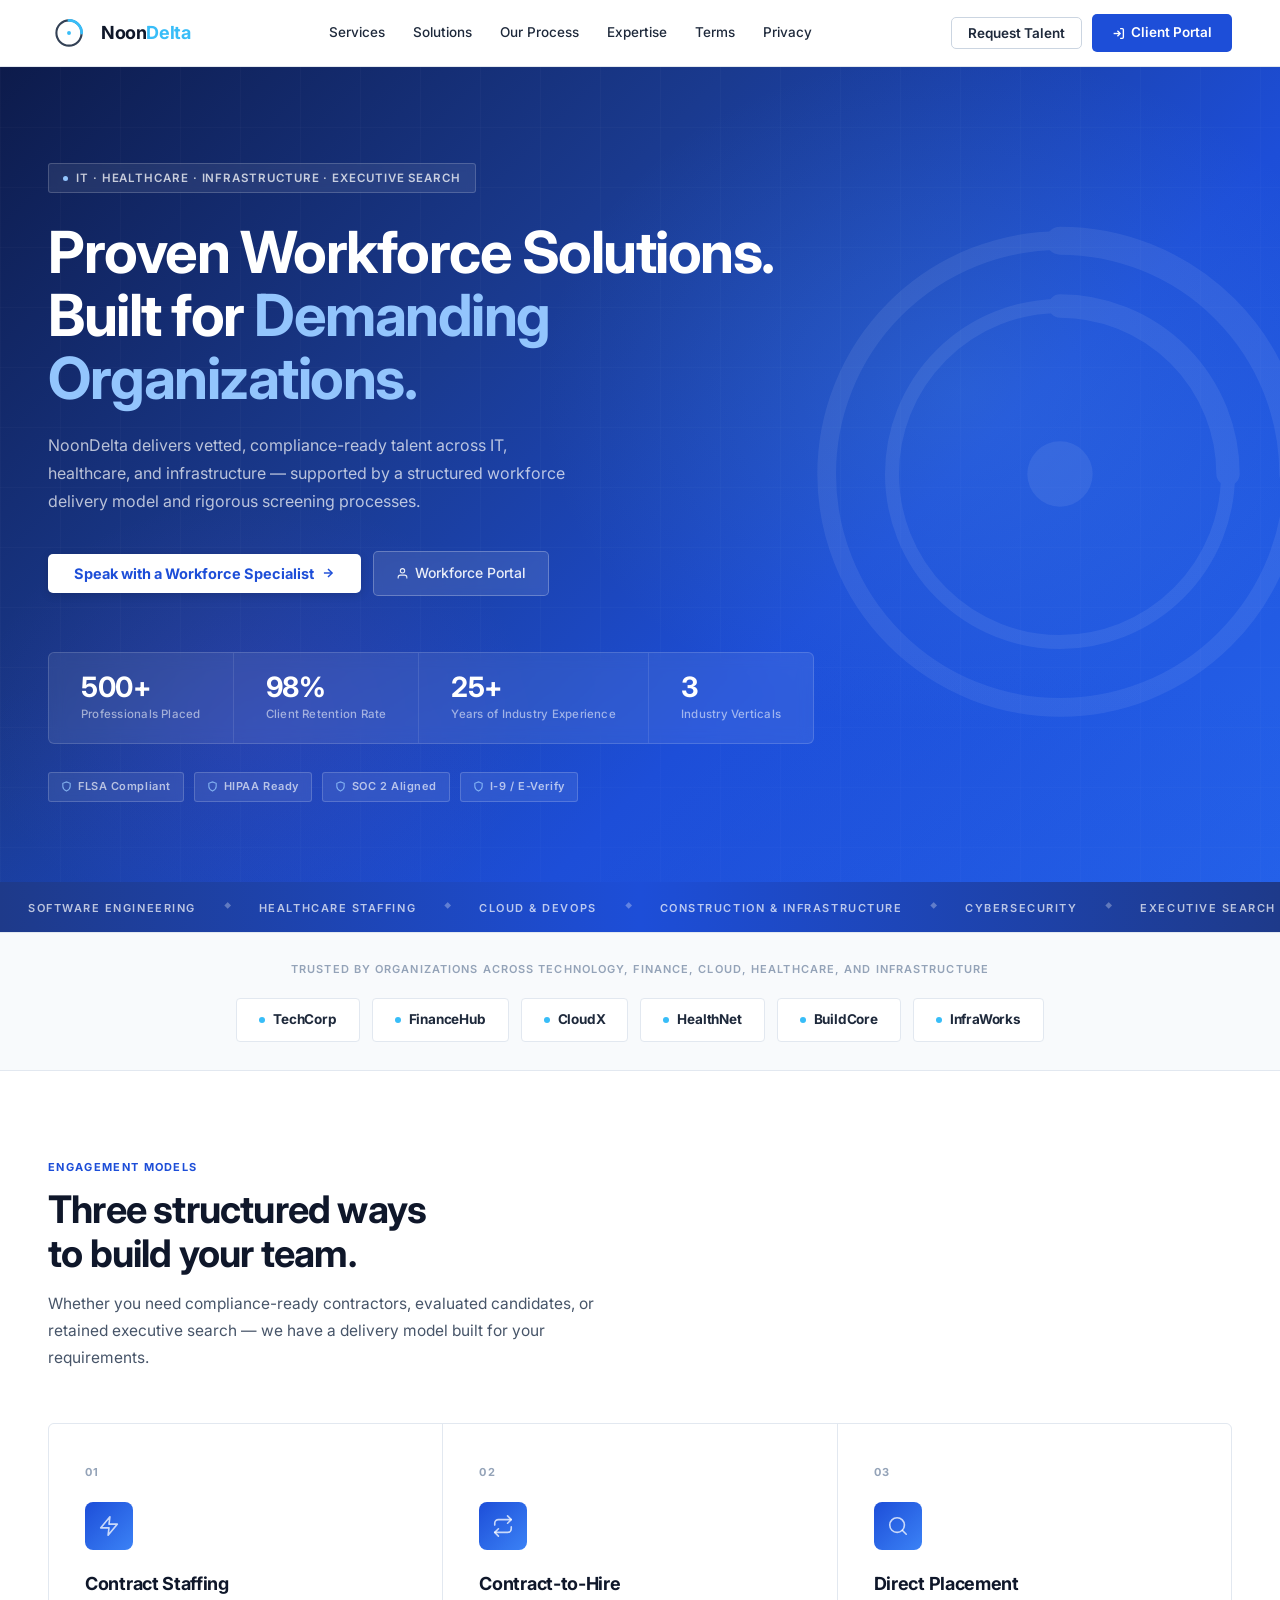
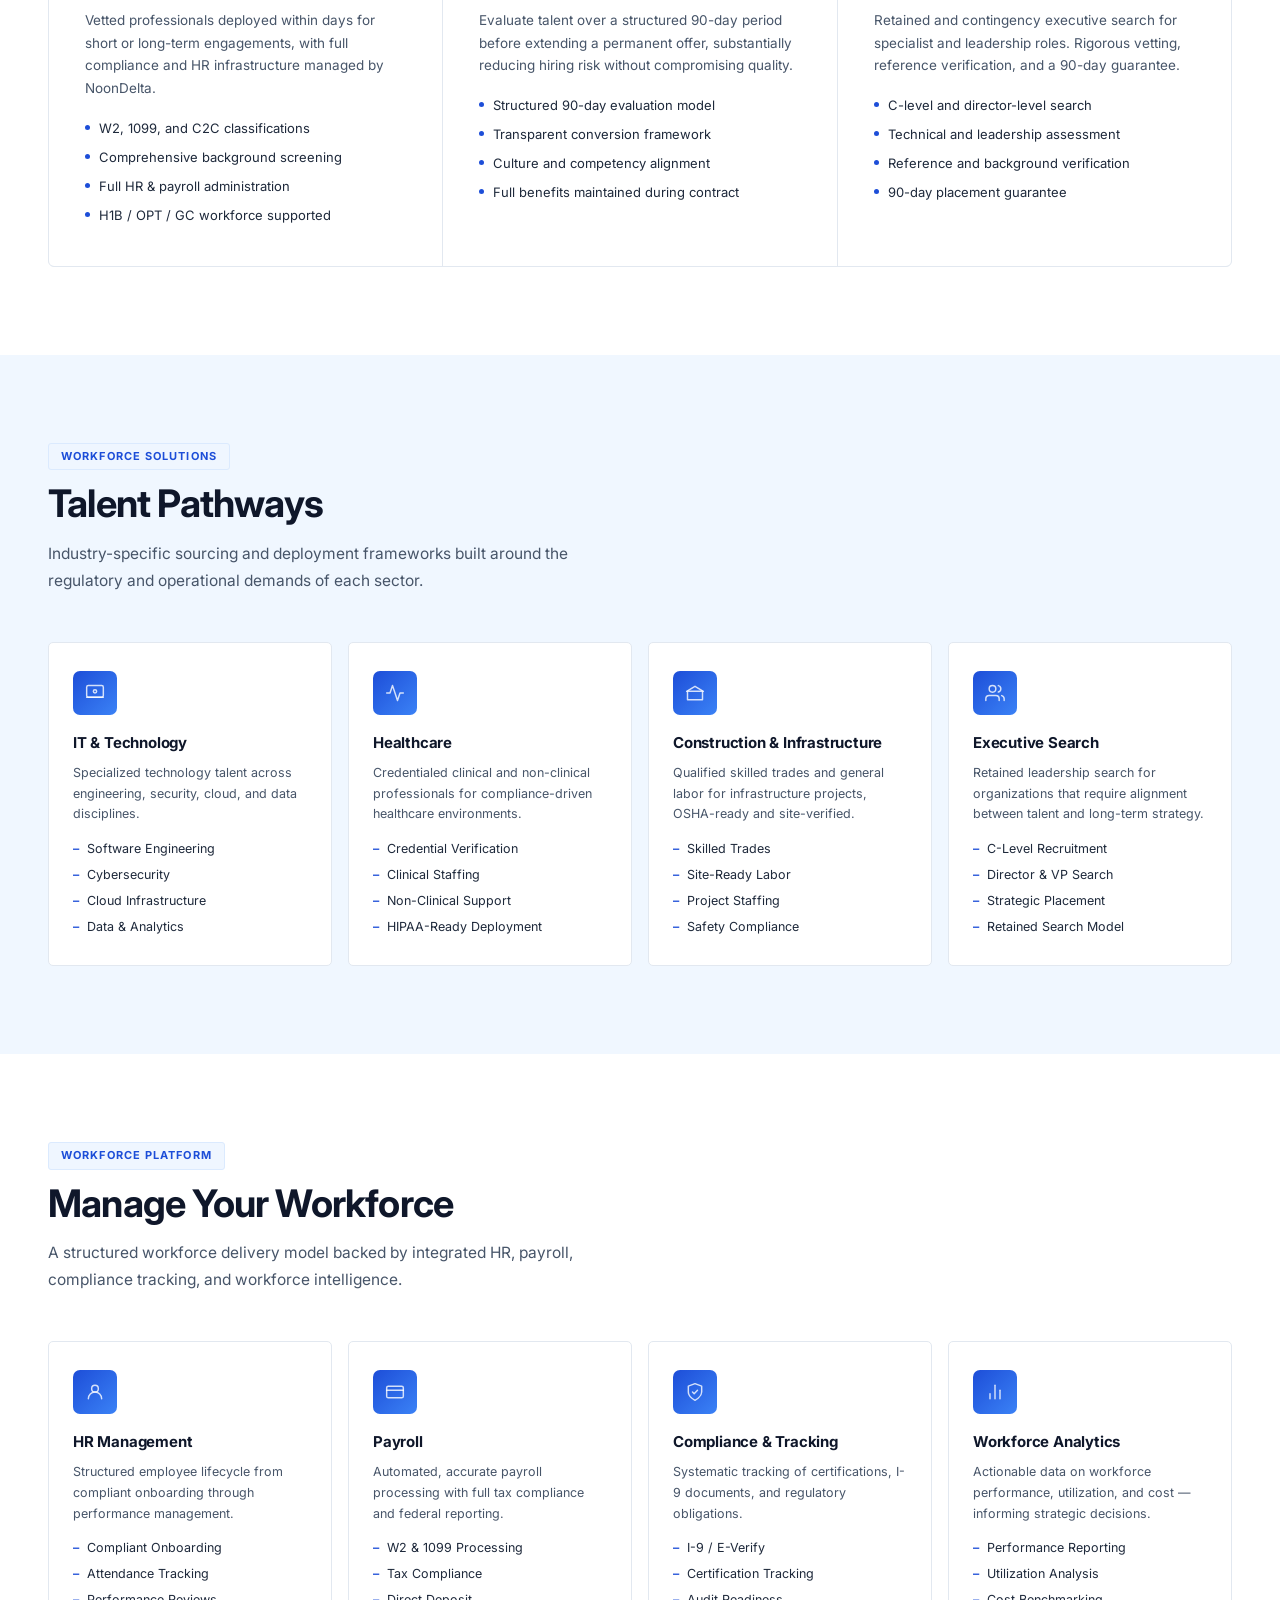
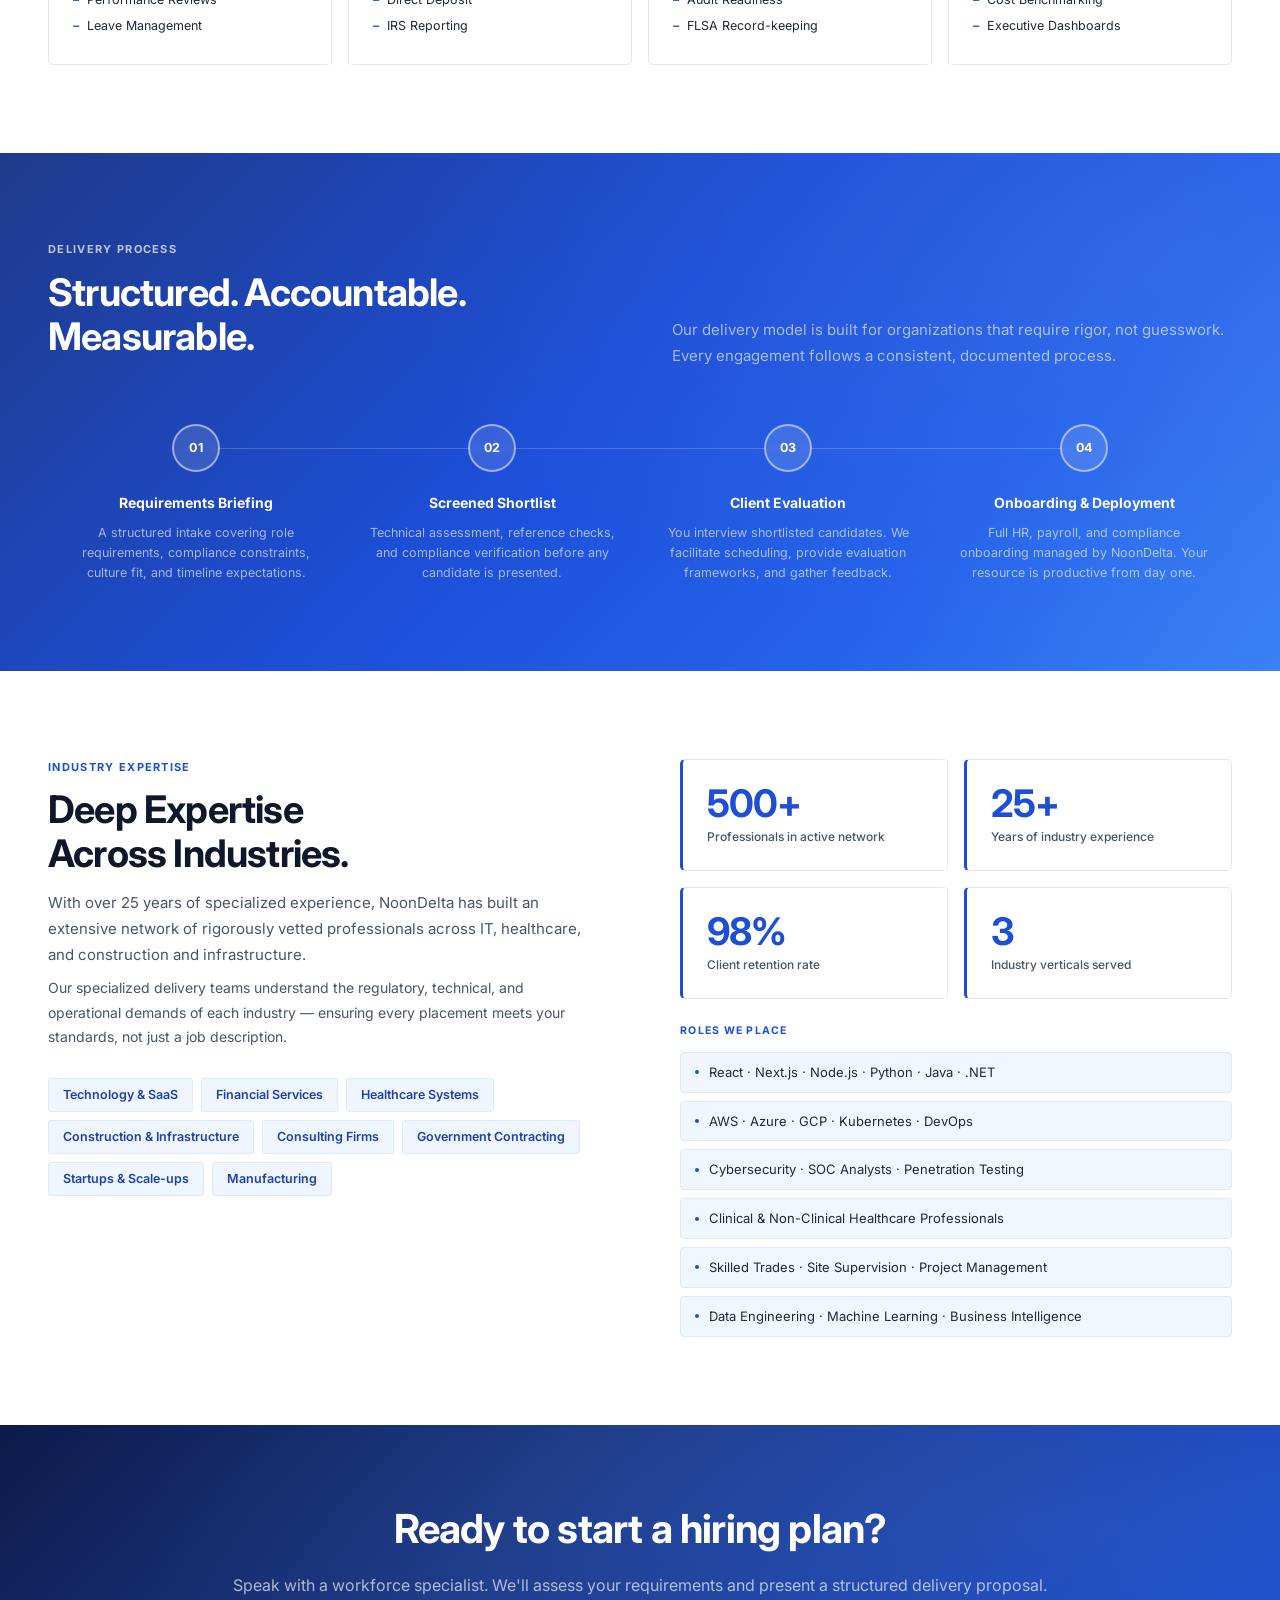
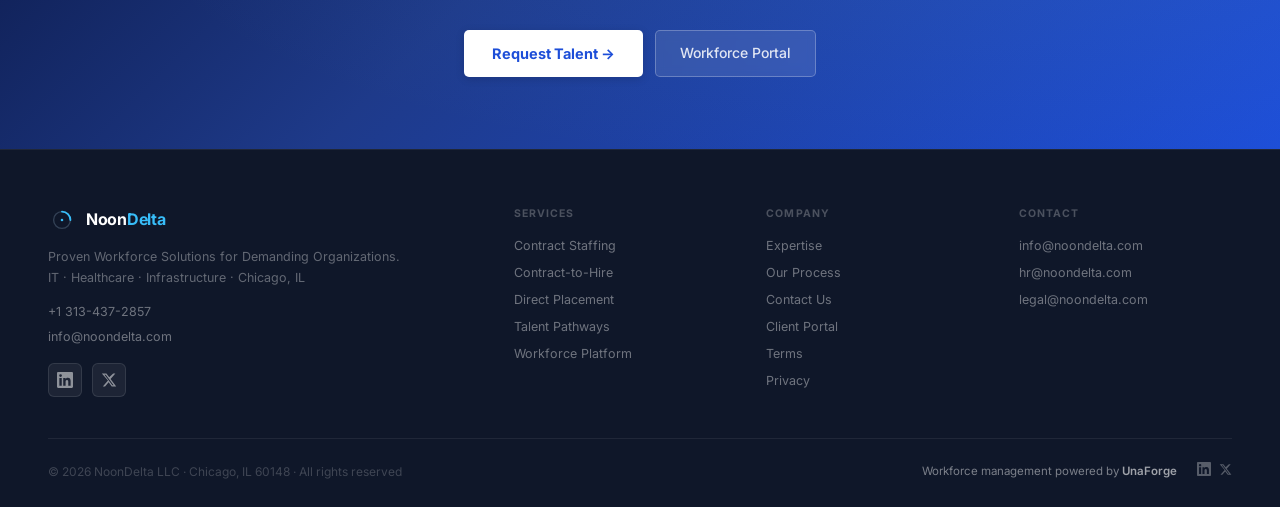
<file: deploy_v1/index.html>
<!DOCTYPE html>
<html lang="en">

<head>
    <meta charset="UTF-8">
    <meta name="viewport" content="width=device-width, initial-scale=1.0">

    <!-- ═══════════════════════════════════════
         PRIMARY SEO TAGS
    ═══════════════════════════════════════ -->
    <title>NoonDelta | IT, Healthcare & Infrastructure Staffing — Chicago</title>
    <meta name="description"
        content="NoonDelta is a Chicago-based workforce solutions firm delivering vetted, compliance-ready talent across IT, healthcare, and infrastructure. Contract staffing, contract-to-hire, and direct placement backed by 25+ years of expertise.">
    <meta name="keywords"
        content="IT staffing Chicago, healthcare staffing Chicago, infrastructure staffing, workforce solutions, contract staffing, contract to hire, direct placement, technology staffing firm, construction staffing, workforce management platform, HR staffing agency Illinois, NoonDelta">
    <meta name="robots" content="index, follow, max-snippet:-1, max-image-preview:large, max-video-preview:-1">
    <meta name="author" content="NoonDelta LLC">
    <link rel="canonical" href="https://noondelta.com/">

    <!-- Geographic targeting -->
    <meta name="geo.region" content="US-IL">
    <meta name="geo.placename" content="Chicago, Illinois">
    <meta name="geo.position" content="41.8781;-87.6298">
    <meta name="ICBM" content="41.8781, -87.6298">

    <!-- ═══════════════════════════════════════
         OPEN GRAPH
    ═══════════════════════════════════════ -->
    <meta property="og:type" content="website">
    <meta property="og:site_name" content="NoonDelta">
    <meta property="og:title" content="NoonDelta | Proven Workforce Solutions — IT, Healthcare & Infrastructure">
    <meta property="og:description"
        content="Vetted, compliance-ready talent across IT, healthcare, and infrastructure. Backed by rigorous screening processes and 25+ years of delivery expertise. Based in Chicago, IL.">
    <meta property="og:url" content="https://noondelta.com/">
    <meta property="og:locale" content="en_US">

    <!-- ═══════════════════════════════════════
         TWITTER / X CARD
    ═══════════════════════════════════════ -->
    <meta name="twitter:card" content="summary_large_image">
    <meta name="twitter:site" content="@NoonDelta">
    <meta name="twitter:title" content="NoonDelta | IT, Healthcare & Infrastructure Staffing">
    <meta name="twitter:description"
        content="Vetted, compliance-ready talent across IT, healthcare, and infrastructure. Contract, contract-to-hire, and direct placement. Chicago, IL.">

    <!-- ═══════════════════════════════════════
         JSON-LD STRUCTURED DATA
    ═══════════════════════════════════════ -->
    <script type="application/ld+json">
    {
      "@context": "https://schema.org",
      "@graph": [
        {
          "@type": "Organization",
          "@id": "https://noondelta.com/#organization",
          "name": "NoonDelta",
          "legalName": "NoonDelta LLC",
          "url": "https://noondelta.com",
          "description": "NoonDelta is a workforce solutions firm delivering vetted, compliance-ready talent across IT, healthcare, and infrastructure.",
          "foundingDate": "2000",
          "address": {
            "@type": "PostalAddress",
            "addressLocality": "Chicago",
            "addressRegion": "IL",
            "postalCode": "60601",
            "addressCountry": "US"
          },
          "contactPoint": [
            { "@type": "ContactPoint", "telephone": "+1-313-437-2857", "contactType": "customer service", "email": "info@noondelta.com", "areaServed": "US", "availableLanguage": "English" },
            { "@type": "ContactPoint", "telephone": "+1-313-437-2857", "contactType": "human resources", "email": "hr@noondelta.com", "areaServed": "US" }
          ],
          "sameAs": ["https://www.linkedin.com/company/noondelta","https://twitter.com/NoonDelta"]
        },
        {
          "@type": "LocalBusiness",
          "@id": "https://noondelta.com/#localbusiness",
          "name": "NoonDelta",
          "telephone": "+1-313-437-2857",
          "email": "info@noondelta.com",
          "url": "https://noondelta.com",
          "address": { "@type": "PostalAddress", "addressLocality": "Chicago", "addressRegion": "IL", "postalCode": "60601", "addressCountry": "US" },
          "geo": { "@type": "GeoCoordinates", "latitude": 41.8781, "longitude": -87.6298 },
          "openingHoursSpecification": { "@type": "OpeningHoursSpecification", "dayOfWeek": ["Monday","Tuesday","Wednesday","Thursday","Friday"], "opens": "08:00", "closes": "18:00" },
          "sameAs": ["https://www.linkedin.com/company/noondelta","https://twitter.com/NoonDelta"]
        },
        {
          "@type": "WebSite",
          "@id": "https://noondelta.com/#website",
          "url": "https://noondelta.com",
          "name": "NoonDelta",
          "description": "IT, Healthcare & Infrastructure Workforce Solutions — Chicago, IL",
          "publisher": { "@id": "https://noondelta.com/#organization" }
        }
      ]
    }
    </script>

    <!-- Favicon -->
    <link rel="icon" type="image/svg+xml"
        href="data:image/svg+xml,<svg xmlns='http://www.w3.org/2000/svg' viewBox='0 0 32 32'><rect width='32' height='32' rx='5' fill='%230f1729'/><circle cx='16' cy='16' r='9' stroke='%23cbd5e1' stroke-width='1.5' fill='none'/><path d='M16 7 A9 9 0 0 1 25 16' stroke='%2338bdf8' stroke-width='2.5' fill='none'/><circle cx='16' cy='16' r='2' fill='%2338bdf8'/></svg>">

    <!-- Fonts -->
    <link rel="preconnect" href="https://fonts.googleapis.com">
    <link rel="preconnect" href="https://fonts.gstatic.com" crossorigin>
    <link href="https://fonts.googleapis.com/css2?family=Inter:wght@400;500;600;700&display=swap" rel="stylesheet">

    <!-- Stylesheet -->
    <link rel="stylesheet" href="style.css">
</head>

<body>

    <body>

        <!-- HEADER -->
        <header class="nd-header">
            <div class="nd-header-inner">
                <a href="/" class="nd-logo">
                    <svg class="nd-logo-svg" width="42" height="42" viewBox="0 0 120 120"
                        xmlns="http://www.w3.org/2000/svg">
                        <circle cx="60" cy="60" r="36" stroke="#334155" stroke-width="6" fill="none" />
                        <path d="M60 24 A36 36 0 0 1 96 60" stroke="#38bdf8" stroke-width="8" stroke-linecap="round"
                            fill="none" />
                        <circle cx="60" cy="60" r="5.5" fill="#38bdf8" />
                    </svg>
                    <span class="nd-logo-name">Noon<span>Delta</span></span>
                </a>
                <button class="nd-hamburger" onclick="document.getElementById('ndMM').classList.toggle('open')">
                    <span></span><span></span><span></span>
                </button>
                <nav class="nd-nav">
                    <a href="#services">Services</a>
                    <a href="#workforce">Solutions</a>
                    <a href="#process">Our Process</a>
                    <a href="#expertise">Expertise</a>
                    <a href="#" onclick="openModal('terms');return false">Terms</a>
                    <a href="#" onclick="openModal('privacy');return false">Privacy</a>
                </nav>
                <div class="nd-hdr-btns">
                    <button class="nd-btn-ghost" onclick="openModal('contact')">Request Talent</button>
                    <a href="login.html" class="nd-btn-primary">
                        <svg width="13" height="13" viewBox="0 0 24 24" fill="none" stroke="currentColor"
                            stroke-width="2.5">
                            <path d="M15 3h4a2 2 0 012 2v14a2 2 0 01-2 2h-4" />
                            <polyline points="10 17 15 12 10 7" />
                            <line x1="15" y1="12" x2="3" y2="12" />
                        </svg>
                        Client Portal
                    </a>
                </div>
            </div>
            <div class="nd-mobile-menu" id="ndMM">
                <a href="#services">Services</a>
                <a href="#workforce">Solutions</a>
                <a href="#process">Our Process</a>
                <a href="#expertise">Expertise</a>
                <a href="#" onclick="openModal('terms');return false">Terms</a>
                <a href="#" onclick="openModal('privacy');return false">Privacy</a>
                <a href="#" onclick="openModal('contact');return false" style="color:#38bdf8;font-weight:600;">Request
                    Talent →</a>
                <a href="login.html" style="color:#38bdf8;font-weight:600;">Client Portal →</a>
            </div>
        </header>

        <!-- HERO -->
        <section class="nd-hero">
            <!-- Large logo watermark -->
            <svg class="nd-hero-watermark" viewBox="0 0 120 120" xmlns="http://www.w3.org/2000/svg" aria-hidden="true">
                <circle cx="60" cy="60" r="50" stroke="white" stroke-width="4" fill="none" />
                <circle cx="60" cy="60" r="36" stroke="white" stroke-width="3" fill="none" />
                <path d="M60 10 A50 50 0 0 1 110 60" stroke="white" stroke-width="6" stroke-linecap="round"
                    fill="none" />
                <path d="M60 24 A36 36 0 0 1 96 60" stroke="white" stroke-width="5" stroke-linecap="round"
                    fill="none" />
                <circle cx="60" cy="60" r="7" fill="white" />
                <circle cx="60" cy="60" r="3" fill="white" opacity="0.5" />
            </svg>
            <div class="nd-hero-inner">
                <div class="nd-hero-eyebrow">
                    <span class="nd-hero-eyebrow-dot"></span>
                    IT · Healthcare · Infrastructure · Executive Search
                </div>
                <h1 class="nd-hero-h1">
                    Proven Workforce Solutions.<br>
                    Built for <strong>Demanding Organizations.</strong>
                </h1>
                <p class="nd-hero-body">
                    NoonDelta delivers vetted, compliance-ready talent across IT, healthcare, and infrastructure —
                    supported by a structured workforce delivery model and rigorous screening processes.
                </p>
                <div class="nd-hero-actions">
                    <button class="nd-btn-hero" onclick="openModal('contact')">
                        Speak with a Workforce Specialist
                        <svg width="14" height="14" viewBox="0 0 24 24" fill="none" stroke="currentColor"
                            stroke-width="2.5">
                            <line x1="5" y1="12" x2="19" y2="12" />
                            <polyline points="12 5 19 12 12 19" />
                        </svg>
                    </button>
                    <a href="login.html" class="nd-btn-hero-secondary">
                        <svg width="13" height="13" viewBox="0 0 24 24" fill="none" stroke="currentColor"
                            stroke-width="2">
                            <path d="M20 21v-2a4 4 0 00-4-4H8a4 4 0 00-4 4v2" />
                            <circle cx="12" cy="7" r="4" />
                        </svg>
                        Workforce Portal
                    </a>
                </div>
                <div class="nd-proof-bar">
                    <div class="nd-proof-item">
                        <div class="nd-proof-num">500+</div>
                        <div class="nd-proof-lbl">Professionals Placed</div>
                    </div>
                    <div class="nd-proof-item">
                        <div class="nd-proof-num">98%</div>
                        <div class="nd-proof-lbl">Client Retention Rate</div>
                    </div>
                    <div class="nd-proof-item">
                        <div class="nd-proof-num">25+</div>
                        <div class="nd-proof-lbl">Years of Industry Experience</div>
                    </div>
                    <div class="nd-proof-item">
                        <div class="nd-proof-num">3</div>
                        <div class="nd-proof-lbl">Industry Verticals</div>
                    </div>
                </div>
                <div class="nd-compliance">
                    <div class="nd-comp-badge">
                        <svg width="11" height="11" viewBox="0 0 24 24" fill="none" stroke="currentColor"
                            stroke-width="2.5">
                            <path d="M12 22s8-4 8-10V5l-8-3-8 3v7c0 6 8 10 8 10z" />
                        </svg>
                        FLSA Compliant
                    </div>
                    <div class="nd-comp-badge">
                        <svg width="11" height="11" viewBox="0 0 24 24" fill="none" stroke="currentColor"
                            stroke-width="2.5">
                            <path d="M12 22s8-4 8-10V5l-8-3-8 3v7c0 6 8 10 8 10z" />
                        </svg>
                        HIPAA Ready
                    </div>
                    <div class="nd-comp-badge">
                        <svg width="11" height="11" viewBox="0 0 24 24" fill="none" stroke="currentColor"
                            stroke-width="2.5">
                            <path d="M12 22s8-4 8-10V5l-8-3-8 3v7c0 6 8 10 8 10z" />
                        </svg>
                        SOC 2 Aligned
                    </div>
                    <div class="nd-comp-badge">
                        <svg width="11" height="11" viewBox="0 0 24 24" fill="none" stroke="currentColor"
                            stroke-width="2.5">
                            <path d="M12 22s8-4 8-10V5l-8-3-8 3v7c0 6 8 10 8 10z" />
                        </svg>
                        I-9 / E-Verify
                    </div>
                </div>
            </div>
        </section>

        <!-- TICKER -->
        <div class="nd-ticker" aria-hidden="true">
            <div class="nd-ticker-track">
                <span class="nd-ticker-item">Software Engineering</span>
                <span class="nd-ticker-sep">◆</span>
                <span class="nd-ticker-item">Healthcare Staffing</span>
                <span class="nd-ticker-sep">◆</span>
                <span class="nd-ticker-item">Cloud &amp; DevOps</span>
                <span class="nd-ticker-sep">◆</span>
                <span class="nd-ticker-item">Construction &amp; Infrastructure</span>
                <span class="nd-ticker-sep">◆</span>
                <span class="nd-ticker-item">Cybersecurity</span>
                <span class="nd-ticker-sep">◆</span>
                <span class="nd-ticker-item">Executive Search</span>
                <span class="nd-ticker-sep">◆</span>
                <span class="nd-ticker-item">Contract Staffing</span>
                <span class="nd-ticker-sep">◆</span>
                <span class="nd-ticker-item">Direct Placement</span>
                <span class="nd-ticker-sep">◆</span>
                <!-- duplicate for seamless loop -->
                <span class="nd-ticker-item">Software Engineering</span>
                <span class="nd-ticker-sep">◆</span>
                <span class="nd-ticker-item">Healthcare Staffing</span>
                <span class="nd-ticker-sep">◆</span>
                <span class="nd-ticker-item">Cloud &amp; DevOps</span>
                <span class="nd-ticker-sep">◆</span>
                <span class="nd-ticker-item">Construction &amp; Infrastructure</span>
                <span class="nd-ticker-sep">◆</span>
                <span class="nd-ticker-item">Cybersecurity</span>
                <span class="nd-ticker-sep">◆</span>
                <span class="nd-ticker-item">Executive Search</span>
                <span class="nd-ticker-sep">◆</span>
                <span class="nd-ticker-item">Contract Staffing</span>
                <span class="nd-ticker-sep">◆</span>
                <span class="nd-ticker-item">Direct Placement</span>
                <span class="nd-ticker-sep">◆</span>
            </div>
        </div>

        <!-- CLIENTS BANNER -->
        <div class="nd-clients-banner">
            <div class="nd-clients-banner-inner">
                <p class="nd-clients-banner-label">Trusted by organizations across technology, finance, cloud,
                    healthcare, and infrastructure</p>
                <div class="nd-client-row">
                    <div class="nd-client-chip"><span class="nd-client-chip-dot"></span>TechCorp</div>
                    <div class="nd-client-chip"><span class="nd-client-chip-dot"></span>FinanceHub</div>
                    <div class="nd-client-chip"><span class="nd-client-chip-dot"></span>CloudX</div>
                    <div class="nd-client-chip"><span class="nd-client-chip-dot"></span>HealthNet</div>
                    <div class="nd-client-chip"><span class="nd-client-chip-dot"></span>BuildCore</div>
                    <div class="nd-client-chip"><span class="nd-client-chip-dot"></span>InfraWorks</div>
                </div>
            </div>
        </div>

        <!-- ENGAGEMENT MODELS -->
        <section class="nd-services" id="services">
            <div class="nd-services-inner">
                <div class="nd-section-eyebrow">Engagement Models</div>
                <h2 class="nd-section-h2">Three structured ways<br>to build your team.</h2>
                <p class="nd-section-intro">Whether you need compliance-ready contractors, evaluated candidates, or
                    retained executive search — we have a delivery model built for your requirements.</p>
                <div class="nd-services-grid">
                    <div class="nd-scard">
                        <div class="nd-scard-num">01</div>
                        <div class="nd-scard-icon">
                            <svg viewBox="0 0 24 24" fill="none" stroke="currentColor" stroke-linecap="round"
                                stroke-linejoin="round">
                                <polygon points="13 2 3 14 12 14 11 22 21 10 12 10 13 2"></polygon>
                            </svg>
                        </div>
                        <h3 class="nd-scard-h3">Contract Staffing</h3>
                        <p class="nd-scard-body">Vetted professionals deployed within days for short or long-term
                            engagements, with full compliance and HR infrastructure managed by NoonDelta.</p>
                        <ul class="nd-scard-list">
                            <li>W2, 1099, and C2C classifications</li>
                            <li>Comprehensive background screening</li>
                            <li>Full HR &amp; payroll administration</li>
                            <li>H1B / OPT / GC workforce supported</li>
                        </ul>
                    </div>
                    <div class="nd-scard">
                        <div class="nd-scard-num">02</div>
                        <div class="nd-scard-icon">
                            <svg viewBox="0 0 24 24" fill="none" stroke="currentColor" stroke-linecap="round"
                                stroke-linejoin="round">
                                <polyline points="17 1 21 5 17 9"></polyline>
                                <path d="M3 11V9a4 4 0 0 1 4-4h14"></path>
                                <polyline points="7 23 3 19 7 15"></polyline>
                                <path d="M21 13v2a4 4 0 0 1-4 4H3"></path>
                            </svg>
                        </div>
                        <h3 class="nd-scard-h3">Contract-to-Hire</h3>
                        <p class="nd-scard-body">Evaluate talent over a structured 90-day period before extending a
                            permanent offer, substantially reducing hiring risk without compromising quality.</p>
                        <ul class="nd-scard-list">
                            <li>Structured 90-day evaluation model</li>
                            <li>Transparent conversion framework</li>
                            <li>Culture and competency alignment</li>
                            <li>Full benefits maintained during contract</li>
                        </ul>
                    </div>
                    <div class="nd-scard">
                        <div class="nd-scard-num">03</div>
                        <div class="nd-scard-icon">
                            <svg viewBox="0 0 24 24" fill="none" stroke="currentColor" stroke-linecap="round"
                                stroke-linejoin="round">
                                <circle cx="11" cy="11" r="8"></circle>
                                <line x1="21" y1="21" x2="16.65" y2="16.65"></line>
                            </svg>
                        </div>
                        <h3 class="nd-scard-h3">Direct Placement</h3>
                        <p class="nd-scard-body">Retained and contingency executive search for specialist and leadership
                            roles. Rigorous vetting, reference verification, and a 90-day guarantee.</p>
                        <ul class="nd-scard-list">
                            <li>C-level and director-level search</li>
                            <li>Technical and leadership assessment</li>
                            <li>Reference and background verification</li>
                            <li>90-day placement guarantee</li>
                        </ul>
                    </div>
                </div>
            </div>
        </section>

        <!-- WORKFORCE SOLUTIONS: TALENT PATHWAYS -->
        <section class="nd-workforce nd-workforce-light" id="workforce">
            <div class="nd-workforce-inner">
                <div class="nd-workforce-header">
                    <span class="nd-section-tag">Workforce Solutions</span>
                    <h2 class="nd-section-h2">Talent Pathways</h2>
                    <p class="nd-section-intro" style="margin-bottom:0;">Industry-specific sourcing and deployment
                        frameworks built around the regulatory and operational demands of each sector.</p>
                </div>
                <div class="nd-wf-grid">
                    <div class="nd-wfcard">
                        <div class="nd-wfcard-icon">
                            <svg viewBox="0 0 24 24" fill="none" stroke="currentColor" stroke-linecap="round"
                                stroke-linejoin="round">
                                <rect x="2" y="3" width="20" height="14" rx="2"></rect>
                                <line x1="2" y1="17" x2="22" y2="17"></line>
                                <circle cx="12" cy="10" r="2"></circle>
                            </svg>
                        </div>
                        <h3 class="nd-wfcard-h3">IT &amp; Technology</h3>
                        <p class="nd-wfcard-body">Specialized technology talent across engineering, security, cloud, and
                            data disciplines.</p>
                        <ul class="nd-wfcard-list">
                            <li>Software Engineering</li>
                            <li>Cybersecurity</li>
                            <li>Cloud Infrastructure</li>
                            <li>Data &amp; Analytics</li>
                        </ul>
                    </div>
                    <div class="nd-wfcard">
                        <div class="nd-wfcard-icon">
                            <svg viewBox="0 0 24 24" fill="none" stroke="currentColor" stroke-linecap="round"
                                stroke-linejoin="round">
                                <path d="M22 12h-4l-3 9L9 3l-3 9H2"></path>
                            </svg>
                        </div>
                        <h3 class="nd-wfcard-h3">Healthcare</h3>
                        <p class="nd-wfcard-body">Credentialed clinical and non-clinical professionals for
                            compliance-driven healthcare environments.</p>
                        <ul class="nd-wfcard-list">
                            <li>Credential Verification</li>
                            <li>Clinical Staffing</li>
                            <li>Non-Clinical Support</li>
                            <li>HIPAA-Ready Deployment</li>
                        </ul>
                    </div>
                    <div class="nd-wfcard">
                        <div class="nd-wfcard-icon">
                            <svg viewBox="0 0 24 24" fill="none" stroke="currentColor" stroke-linecap="round"
                                stroke-linejoin="round">
                                <rect x="3" y="10" width="18" height="10"></rect>
                                <path d="M2 10l10-6 10 6"></path>
                            </svg>
                        </div>
                        <h3 class="nd-wfcard-h3">Construction &amp; Infrastructure</h3>
                        <p class="nd-wfcard-body">Qualified skilled trades and general labor for infrastructure
                            projects, OSHA-ready and site-verified.</p>
                        <ul class="nd-wfcard-list">
                            <li>Skilled Trades</li>
                            <li>Site-Ready Labor</li>
                            <li>Project Staffing</li>
                            <li>Safety Compliance</li>
                        </ul>
                    </div>
                    <div class="nd-wfcard">
                        <div class="nd-wfcard-icon">
                            <svg viewBox="0 0 24 24" fill="none" stroke="currentColor" stroke-linecap="round"
                                stroke-linejoin="round">
                                <path d="M17 21v-2a4 4 0 0 0-4-4H5a4 4 0 0 0-4 4v2"></path>
                                <circle cx="9" cy="7" r="4"></circle>
                                <path d="M23 21v-2a4 4 0 0 0-3-3.87"></path>
                                <path d="M16 3.13a4 4 0 0 1 0 7.75"></path>
                            </svg>
                        </div>
                        <h3 class="nd-wfcard-h3">Executive Search</h3>
                        <p class="nd-wfcard-body">Retained leadership search for organizations that require alignment
                            between talent and long-term strategy.</p>
                        <ul class="nd-wfcard-list">
                            <li>C-Level Recruitment</li>
                            <li>Director &amp; VP Search</li>
                            <li>Strategic Placement</li>
                            <li>Retained Search Model</li>
                        </ul>
                    </div>
                </div>
            </div>
        </section>

        <!-- WORKFORCE PLATFORM -->
        <section class="nd-workforce nd-workforce-white" id="platform">
            <div class="nd-workforce-inner">
                <div class="nd-workforce-header">
                    <span class="nd-section-tag">Workforce Platform</span>
                    <h2 class="nd-section-h2">Manage Your Workforce</h2>
                    <p class="nd-section-intro" style="margin-bottom:0;">A structured workforce delivery model backed by
                        integrated HR, payroll, compliance tracking, and workforce intelligence.</p>
                </div>
                <div class="nd-wf-grid">
                    <div class="nd-wfcard">
                        <div class="nd-wfcard-icon">
                            <svg viewBox="0 0 24 24" fill="none" stroke="currentColor" stroke-linecap="round"
                                stroke-linejoin="round">
                                <circle cx="12" cy="8" r="4"></circle>
                                <path d="M4 20a8 8 0 0 1 16 0"></path>
                            </svg>
                        </div>
                        <h3 class="nd-wfcard-h3">HR Management</h3>
                        <p class="nd-wfcard-body">Structured employee lifecycle from compliant onboarding through
                            performance management.</p>
                        <ul class="nd-wfcard-list">
                            <li>Compliant Onboarding</li>
                            <li>Attendance Tracking</li>
                            <li>Performance Reviews</li>
                            <li>Leave Management</li>
                        </ul>
                    </div>
                    <div class="nd-wfcard">
                        <div class="nd-wfcard-icon">
                            <svg viewBox="0 0 24 24" fill="none" stroke="currentColor" stroke-linecap="round"
                                stroke-linejoin="round">
                                <rect x="2" y="5" width="20" height="14" rx="2"></rect>
                                <line x1="2" y1="10" x2="22" y2="10"></line>
                            </svg>
                        </div>
                        <h3 class="nd-wfcard-h3">Payroll</h3>
                        <p class="nd-wfcard-body">Automated, accurate payroll processing with full tax compliance and
                            federal reporting.</p>
                        <ul class="nd-wfcard-list">
                            <li>W2 &amp; 1099 Processing</li>
                            <li>Tax Compliance</li>
                            <li>Direct Deposit</li>
                            <li>IRS Reporting</li>
                        </ul>
                    </div>
                    <div class="nd-wfcard">
                        <div class="nd-wfcard-icon">
                            <svg viewBox="0 0 24 24" fill="none" stroke="currentColor" stroke-linecap="round"
                                stroke-linejoin="round">
                                <path d="M12 22s8-4 8-10V5l-8-3-8 3v7c0 6 8 10 8 10z"></path>
                                <polyline points="9 12 11 14 15 10"></polyline>
                            </svg>
                        </div>
                        <h3 class="nd-wfcard-h3">Compliance &amp; Tracking</h3>
                        <p class="nd-wfcard-body">Systematic tracking of certifications, I-9 documents, and regulatory
                            obligations.</p>
                        <ul class="nd-wfcard-list">
                            <li>I-9 / E-Verify</li>
                            <li>Certification Tracking</li>
                            <li>Audit Readiness</li>
                            <li>FLSA Record-keeping</li>
                        </ul>
                    </div>
                    <div class="nd-wfcard">
                        <div class="nd-wfcard-icon">
                            <svg viewBox="0 0 24 24" fill="none" stroke="currentColor" stroke-linecap="round"
                                stroke-linejoin="round">
                                <line x1="18" y1="20" x2="18" y2="10"></line>
                                <line x1="12" y1="20" x2="12" y2="4"></line>
                                <line x1="6" y1="20" x2="6" y2="14"></line>
                            </svg>
                        </div>
                        <h3 class="nd-wfcard-h3">Workforce Analytics</h3>
                        <p class="nd-wfcard-body">Actionable data on workforce performance, utilization, and cost —
                            informing strategic decisions.</p>
                        <ul class="nd-wfcard-list">
                            <li>Performance Reporting</li>
                            <li>Utilization Analysis</li>
                            <li>Cost Benchmarking</li>
                            <li>Executive Dashboards</li>
                        </ul>
                    </div>
                </div>
            </div>
        </section>

        <!-- DELIVERY PROCESS -->
        <section class="nd-process" id="process">
            <div class="nd-process-inner">
                <div class="nd-process-top">
                    <div>
                        <div class="nd-section-eyebrow" style="color:rgba(255,255,255,0.7);">Delivery Process</div>
                        <h2 class="nd-section-h2">Structured. Accountable.<br>Measurable.</h2>
                    </div>
                    <p>Our delivery model is built for organizations that require rigor, not guesswork. Every engagement
                        follows a consistent, documented process.</p>
                </div>
                <div class="nd-steps">
                    <div class="nd-steps-line"></div>
                    <div class="nd-step">
                        <div class="nd-step-n">01</div>
                        <h3>Requirements Briefing</h3>
                        <p>A structured intake covering role requirements, compliance constraints, culture fit, and
                            timeline expectations.</p>
                    </div>
                    <div class="nd-step">
                        <div class="nd-step-n">02</div>
                        <h3>Screened Shortlist</h3>
                        <p>Technical assessment, reference checks, and compliance verification before any candidate is
                            presented.</p>
                    </div>
                    <div class="nd-step">
                        <div class="nd-step-n">03</div>
                        <h3>Client Evaluation</h3>
                        <p>You interview shortlisted candidates. We facilitate scheduling, provide evaluation
                            frameworks, and gather feedback.</p>
                    </div>
                    <div class="nd-step">
                        <div class="nd-step-n">04</div>
                        <h3>Onboarding &amp; Deployment</h3>
                        <p>Full HR, payroll, and compliance onboarding managed by NoonDelta. Your resource is productive
                            from day one.</p>
                    </div>
                </div>
            </div>
        </section>

        <!-- EXPERTISE -->
        <section class="nd-expertise" id="expertise">
            <div class="nd-expertise-inner">
                <div>
                    <div class="nd-section-eyebrow">Industry Expertise</div>
                    <h2 class="nd-section-h2">Deep Expertise<br>Across Industries.</h2>
                    <p style="font-size:15px;color:var(--tx-3);line-height:1.75;margin-bottom:8px;">With over 25 years
                        of specialized experience, NoonDelta has built an extensive network of rigorously vetted
                        professionals across IT, healthcare, and construction and infrastructure.</p>
                    <p style="font-size:14px;color:var(--tx-3);line-height:1.75;">Our specialized delivery teams
                        understand the regulatory, technical, and operational demands of each industry — ensuring every
                        placement meets your standards, not just a job description.</p>
                    <div class="nd-industry-tags">
                        <span class="nd-itag">Technology &amp; SaaS</span>
                        <span class="nd-itag">Financial Services</span>
                        <span class="nd-itag">Healthcare Systems</span>
                        <span class="nd-itag">Construction &amp; Infrastructure</span>
                        <span class="nd-itag">Consulting Firms</span>
                        <span class="nd-itag">Government Contracting</span>
                        <span class="nd-itag">Startups &amp; Scale-ups</span>
                        <span class="nd-itag">Manufacturing</span>
                    </div>
                </div>
                <div>
                    <div class="nd-stats-grid">
                        <div class="nd-stat">
                            <div class="nd-stat-val">500+</div>
                            <div class="nd-stat-lbl">Professionals in active network</div>
                        </div>
                        <div class="nd-stat">
                            <div class="nd-stat-val">25+</div>
                            <div class="nd-stat-lbl">Years of industry experience</div>
                        </div>
                        <div class="nd-stat">
                            <div class="nd-stat-val">98%</div>
                            <div class="nd-stat-lbl">Client retention rate</div>
                        </div>
                        <div class="nd-stat">
                            <div class="nd-stat-val">3</div>
                            <div class="nd-stat-lbl">Industry verticals served</div>
                        </div>
                    </div>
                    <div class="nd-skills-section">
                        <p class="nd-skills-label">Roles We Place</p>
                        <ul class="nd-skills-list">
                            <li>React · Next.js · Node.js · Python · Java · .NET</li>
                            <li>AWS · Azure · GCP · Kubernetes · DevOps</li>
                            <li>Cybersecurity · SOC Analysts · Penetration Testing</li>
                            <li>Clinical &amp; Non-Clinical Healthcare Professionals</li>
                            <li>Skilled Trades · Site Supervision · Project Management</li>
                            <li>Data Engineering · Machine Learning · Business Intelligence</li>
                        </ul>
                    </div>
                </div>
            </div>
        </section>

        <!-- CTA BAND -->
        <section class="nd-cta">
            <h2>Ready to start a hiring plan?</h2>
            <p>Speak with a workforce specialist. We'll assess your requirements and present a structured delivery
                proposal.</p>
            <div class="nd-cta-btns">
                <button class="nd-btn-cta-p" onclick="openModal('contact')">Request Talent →</button>
                <a href="login.html" class="nd-btn-cta-s">Workforce Portal</a>
            </div>
        </section>

        <!-- FOOTER -->
        <footer class="nd-footer">
            <div class="nd-footer-inner">
                <div>
                    <div class="nd-footer-brand-logo">
                        <svg width="28" height="28" viewBox="0 0 120 120" xmlns="http://www.w3.org/2000/svg">
                            <circle cx="60" cy="60" r="36" stroke="#334155" stroke-width="6" fill="none" />
                            <path d="M60 24 A36 36 0 0 1 96 60" stroke="#38bdf8" stroke-width="8" stroke-linecap="round"
                                fill="none" />
                            <circle cx="60" cy="60" r="5.5" fill="#38bdf8" />
                        </svg>
                        <span class="nd-footer-brand-name">Noon<span>Delta</span></span>
                    </div>
                    <p class="nd-footer-desc">Proven Workforce Solutions for Demanding Organizations.<br>IT · Healthcare
                        · Infrastructure · Chicago, IL</p>
                    <div class="nd-footer-contact">
                        <a href="tel:+13134372857">+1 313-437-2857</a>
                        <a href="mailto:info@noondelta.com">info@noondelta.com</a>
                    </div>
                    <!-- Social Icons -->
                    <div class="nd-social">
                        <a href="https://www.linkedin.com/company/noondelta" target="_blank" rel="noopener noreferrer"
                            class="nd-social-link" aria-label="NoonDelta on LinkedIn">
                            <!-- LinkedIn logo -->
                            <svg viewBox="0 0 24 24" xmlns="http://www.w3.org/2000/svg">
                                <path
                                    d="M20.447 20.452h-3.554v-5.569c0-1.328-.027-3.037-1.852-3.037-1.853 0-2.136 1.445-2.136 2.939v5.667H9.351V9h3.414v1.561h.046c.477-.9 1.637-1.85 3.37-1.85 3.601 0 4.267 2.37 4.267 5.455v6.286zM5.337 7.433a2.062 2.062 0 0 1-2.063-2.065 2.064 2.064 0 1 1 2.063 2.065zm1.782 13.019H3.555V9h3.564v11.452zM22.225 0H1.771C.792 0 0 .774 0 1.729v20.542C0 23.227.792 24 1.771 24h20.451C23.2 24 24 23.227 24 22.271V1.729C24 .774 23.2 0 22.222 0h.003z" />
                            </svg>
                        </a>
                        <a href="https://twitter.com/NoonDelta" target="_blank" rel="noopener noreferrer"
                            class="nd-social-link" aria-label="NoonDelta on X (Twitter)">
                            <!-- X (Twitter) logo -->
                            <svg viewBox="0 0 24 24" xmlns="http://www.w3.org/2000/svg">
                                <path
                                    d="M18.244 2.25h3.308l-7.227 8.26 8.502 11.24H16.17l-4.714-6.231-5.401 6.231H2.746l7.73-8.835L1.254 2.25H8.08l4.253 5.622zm-1.161 17.52h1.833L7.084 4.126H5.117z" />
                            </svg>
                        </a>
                    </div>
                </div>
                <div class="nd-fcol">
                    <h4>Services</h4>
                    <a href="#services">Contract Staffing</a>
                    <a href="#services">Contract-to-Hire</a>
                    <a href="#services">Direct Placement</a>
                    <a href="#workforce">Talent Pathways</a>
                    <a href="#platform">Workforce Platform</a>
                </div>
                <div class="nd-fcol">
                    <h4>Company</h4>
                    <a href="#expertise">Expertise</a>
                    <a href="#process">Our Process</a>
                    <a href="#" onclick="openModal('contact');return false">Contact Us</a>
                    <a href="login.html">Client Portal</a>
                    <a href="#" onclick="openModal('terms');return false">Terms</a>
                    <a href="#" onclick="openModal('privacy');return false">Privacy</a>
                </div>
                <div class="nd-fcol">
                    <h4>Contact</h4>
                    <a href="mailto:info@noondelta.com">info@noondelta.com</a>
                    <a href="mailto:hr@noondelta.com">hr@noondelta.com</a>
                    <a href="mailto:legal@noondelta.com">legal@noondelta.com</a>
                </div>
            </div>
            <div class="nd-footer-bottom">
                <span class="nd-footer-copy">© 2026 NoonDelta LLC · Chicago, IL 60148 · All rights reserved</span>
                <div style="display:flex;align-items:center;gap:20px;flex-wrap:wrap;">
                    <span class="nd-powered">Workforce management powered by <a href="https://unaforge.com"
                            target="_blank" rel="noopener">UnaForge</a></span>
                    <div style="display:flex;align-items:center;gap:8px;">
                        <a href="https://www.linkedin.com/company/noondelta" target="_blank" rel="noopener noreferrer"
                            aria-label="LinkedIn"
                            style="color:rgba(255,255,255,0.3);transition:color .15s;text-decoration:none;"
                            onmouseover="this.style.color='rgba(255,255,255,0.7)'"
                            onmouseout="this.style.color='rgba(255,255,255,0.3)'">
                            <svg width="14" height="14" viewBox="0 0 24 24" fill="currentColor">
                                <path
                                    d="M20.447 20.452h-3.554v-5.569c0-1.328-.027-3.037-1.852-3.037-1.853 0-2.136 1.445-2.136 2.939v5.667H9.351V9h3.414v1.561h.046c.477-.9 1.637-1.85 3.37-1.85 3.601 0 4.267 2.37 4.267 5.455v6.286zM5.337 7.433a2.062 2.062 0 0 1-2.063-2.065 2.064 2.064 0 1 1 2.063 2.065zm1.782 13.019H3.555V9h3.564v11.452zM22.225 0H1.771C.792 0 0 .774 0 1.729v20.542C0 23.227.792 24 1.771 24h20.451C23.2 24 24 23.227 24 22.271V1.729C24 .774 23.2 0 22.222 0h.003z" />
                            </svg>
                        </a>
                        <a href="https://twitter.com/NoonDelta" target="_blank" rel="noopener noreferrer"
                            aria-label="X / Twitter"
                            style="color:rgba(255,255,255,0.3);transition:color .15s;text-decoration:none;"
                            onmouseover="this.style.color='rgba(255,255,255,0.7)'"
                            onmouseout="this.style.color='rgba(255,255,255,0.3)'">
                            <svg width="13" height="13" viewBox="0 0 24 24" fill="currentColor">
                                <path
                                    d="M18.244 2.25h3.308l-7.227 8.26 8.502 11.24H16.17l-4.714-6.231-5.401 6.231H2.746l7.73-8.835L1.254 2.25H8.08l4.253 5.622zm-1.161 17.52h1.833L7.084 4.126H5.117z" />
                            </svg>
                        </a>
                    </div>
                </div>
            </div>
        </footer>

        <!-- CONTACT MODAL -->
        <div id="ndModalContact" class="nd-modal">
            <div class="nd-modal-bg" onclick="closeModal('contact')"></div>
            <div class="nd-modal-box">
                <div class="nd-modal-hdr">
                    <h3>Request Talent</h3>
                    <button onclick="closeModal('contact')" class="nd-modal-x">✕</button>
                </div>
                <div class="nd-form">
                    <form onsubmit="handleContact(event)">
                        <div class="nd-field"><label>Your Name</label><input type="text" required
                                placeholder="Jane Smith"></div>
                        <div class="nd-field"><label>Organization</label><input type="text" required
                                placeholder="Acme Corporation"></div>
                        <div class="nd-field"><label>Work Email</label><input type="email" required
                                placeholder="jane@acme.com"></div>
                        <div class="nd-field"><label>Role to Fill</label><input type="text" required
                                placeholder="e.g. Senior Cloud Engineer"></div>
                        <div class="nd-field"><label>Engagement Type</label>
                            <select>
                                <option>Contract Staffing</option>
                                <option>Contract-to-Hire</option>
                                <option>Direct Placement</option>
                                <option>Healthcare Staffing</option>
                                <option>Construction Staffing</option>
                                <option>Not yet determined</option>
                            </select>
                        </div>
                        <div class="nd-field"><label>Additional Requirements</label><textarea rows="3"
                                placeholder="Timeline, technical requirements, compliance needs, etc."></textarea></div>
                        <button type="submit" class="nd-modal-submit">Submit Request →</button>
                    </form>
                </div>
            </div>
        </div>

        <!-- LEGAL MODAL -->
        <div id="ndModalLegal" class="nd-modal">
            <div class="nd-modal-bg" onclick="closeModal('legal')"></div>
            <div class="nd-modal-box nd-modal-box--legal">
                <div class="nd-modal-hdr">
                    <h3 id="ndLegalTitle">Terms</h3>
                    <button onclick="closeModal('legal')" class="nd-modal-x">✕</button>
                </div>
                <div id="ndLegalBody" class="nd-legal-body"></div>
            </div>
        </div>

        <script src="script.js"></script>
    </body>

</html>
</file>
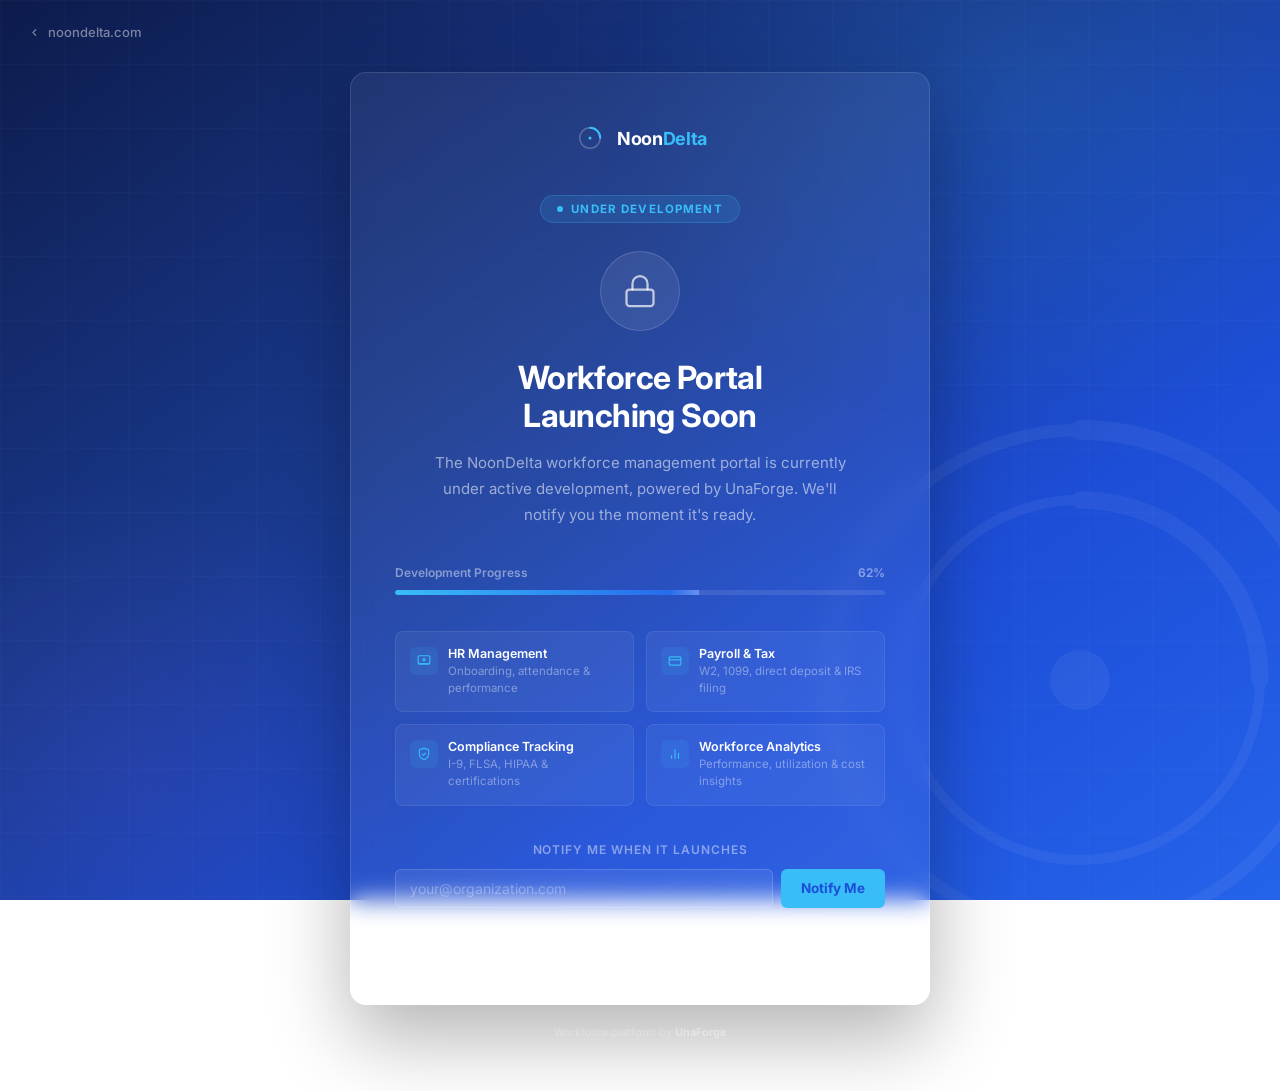
<file: deploy_v1/portal.html>
<!DOCTYPE html>
<html lang="en">
<head>
    <meta charset="UTF-8">
    <meta name="viewport" content="width=device-width, initial-scale=1.0">
    <title>NoonDelta | Workforce Portal — Coming Soon</title>
    <meta name="robots" content="noindex, nofollow">
    <link rel="icon" type="image/svg+xml" href="data:image/svg+xml,<svg xmlns='http://www.w3.org/2000/svg' viewBox='0 0 32 32'><rect width='32' height='32' rx='5' fill='%230d1b4b'/><circle cx='16' cy='16' r='9' stroke='rgba(255,255,255,0.25)' stroke-width='1.5' fill='none'/><path d='M16 7 A9 9 0 0 1 25 16' stroke='%2338bdf8' stroke-width='2.5' fill='none'/><circle cx='16' cy='16' r='2' fill='%2338bdf8'/></svg>">
    <link rel="preconnect" href="https://fonts.googleapis.com">
    <link rel="preconnect" href="https://fonts.gstatic.com" crossorigin>
    <link href="https://fonts.googleapis.com/css2?family=Inter:wght@400;500;600;700&display=swap" rel="stylesheet">
    <style>
*,*::before,*::after{margin:0;padding:0;box-sizing:border-box}
:root{
    --blue:   #1d4ed8;
    --blue-2: #2563eb;
    --sky:    #38bdf8;
    --f:      'Inter',system-ui,-apple-system,sans-serif;
}
html{font-family:var(--f);-webkit-font-smoothing:antialiased;}
body{
    min-height:100vh;display:flex;flex-direction:column;
    align-items:center;justify-content:flex-start;
    background:linear-gradient(145deg,#0d1b4b 0%,#1a3a8f 40%,#1d4ed8 70%,#2563eb 100%);
    background-attachment:fixed;
    position:relative;overflow-x:hidden;overflow-y:auto;
    padding:72px 20px 48px;
}

/* Mesh highlight layers */
body::before{
    content:'';position:fixed;inset:0;
    background:
        radial-gradient(ellipse 60% 70% at 80% 10%,rgba(56,189,248,0.12) 0%,transparent 55%),
        radial-gradient(ellipse 45% 60% at 10% 85%,rgba(139,92,246,0.1) 0%,transparent 55%),
        linear-gradient(rgba(255,255,255,0.018) 1px,transparent 1px),
        linear-gradient(90deg,rgba(255,255,255,0.018) 1px,transparent 1px);
    background-size:auto,auto,64px 64px,64px 64px;
    pointer-events:none;z-index:0;
}

/* Large watermark */
.nd-wm{
    position:fixed;right:-100px;bottom:-80px;
    width:600px;height:600px;opacity:0.05;
    pointer-events:none;
}

/* Back to site */
.nd-back{
    position:fixed;top:24px;left:28px;
    display:flex;align-items:center;gap:7px;
    text-decoration:none;color:rgba(255,255,255,0.45);
    font-size:13px;font-weight:500;transition:color .15s;z-index:10;
}
.nd-back:hover{color:rgba(255,255,255,0.8);}

/* Main card */
.nd-card{
    background:rgba(255,255,255,0.06);
    border:1px solid rgba(255,255,255,0.12);
    border-radius:16px;
    padding:48px 44px;
    width:100%;max-width:580px;
    text-align:center;
    position:relative;z-index:1;
    backdrop-filter:blur(12px);
    box-shadow:0 32px 80px rgba(0,0,0,0.3);
    margin:auto;
}

/* Logo */
.nd-logo{
    display:flex;align-items:center;justify-content:center;
    gap:10px;text-decoration:none;margin-bottom:40px;
}
.nd-logo-name{font-size:18px;font-weight:700;color:white;letter-spacing:-0.3px;}
.nd-logo-name span{color:var(--sky);}

/* Status pill */
.nd-status{
    display:inline-flex;align-items:center;gap:8px;
    background:rgba(56,189,248,0.12);
    border:1px solid rgba(56,189,248,0.25);
    color:var(--sky);
    padding:6px 16px;border-radius:100px;
    font-size:11.5px;font-weight:700;letter-spacing:.1em;
    text-transform:uppercase;margin-bottom:28px;
}
.nd-status-dot{
    width:6px;height:6px;background:var(--sky);
    border-radius:50%;animation:nd-pulse 2s ease-in-out infinite;
}
@keyframes nd-pulse{0%,100%{opacity:1;transform:scale(1)}50%{opacity:0.5;transform:scale(0.85)}}

/* Icon ring */
.nd-icon-ring{
    width:80px;height:80px;border-radius:50%;margin:0 auto 28px;
    background:rgba(255,255,255,0.08);
    border:1.5px solid rgba(255,255,255,0.15);
    display:flex;align-items:center;justify-content:center;
}
.nd-icon-ring svg{width:36px;height:36px;stroke:rgba(255,255,255,0.7);stroke-width:1.5;fill:none;}

/* Headline */
.nd-h1{
    font-size:32px;font-weight:700;color:white;
    letter-spacing:-0.6px;line-height:1.2;margin-bottom:14px;
}
.nd-sub{
    font-size:15px;color:rgba(255,255,255,0.55);
    line-height:1.75;max-width:420px;margin:0 auto 36px;
}

/* Progress bar */
.nd-progress-wrap{margin-bottom:36px;}
.nd-progress-label{
    display:flex;justify-content:space-between;
    font-size:12px;font-weight:600;color:rgba(255,255,255,0.45);
    margin-bottom:10px;
}
.nd-progress-track{
    height:5px;background:rgba(255,255,255,0.1);
    border-radius:100px;overflow:hidden;
}
.nd-progress-bar{
    height:100%;width:62%;
    background:linear-gradient(90deg,var(--sky),var(--blue-2));
    border-radius:100px;
    position:relative;
}
.nd-progress-bar::after{
    content:'';position:absolute;right:0;top:0;bottom:0;width:30px;
    background:linear-gradient(90deg,transparent,rgba(255,255,255,0.3));
    animation:nd-shimmer 2s ease-in-out infinite;
}
@keyframes nd-shimmer{0%,100%{opacity:0}50%{opacity:1}}

/* Feature list */
.nd-features{
    display:grid;grid-template-columns:1fr 1fr;gap:12px;
    margin-bottom:36px;text-align:left;
}
.nd-feature{
    display:flex;align-items:flex-start;gap:10px;
    background:rgba(255,255,255,0.05);
    border:1px solid rgba(255,255,255,0.08);
    padding:14px 14px;border-radius:8px;
}
.nd-feature-icon{
    width:28px;height:28px;border-radius:6px;flex-shrink:0;
    background:rgba(56,189,248,0.12);
    display:flex;align-items:center;justify-content:center;
    margin-top:1px;
}
.nd-feature-icon svg{width:14px;height:14px;stroke:var(--sky);stroke-width:2;fill:none;}
.nd-feature-title{font-size:12.5px;font-weight:600;color:white;margin-bottom:2px;}
.nd-feature-desc{font-size:11.5px;color:rgba(255,255,255,0.4);line-height:1.5;}

/* Notify form */
.nd-notify{margin-bottom:28px;}
.nd-notify-label{
    font-size:12px;font-weight:600;color:rgba(255,255,255,0.45);
    text-transform:uppercase;letter-spacing:.08em;margin-bottom:12px;
}
.nd-notify-row{display:flex;gap:8px;}
.nd-notify-row input{
    flex:1;padding:10px 14px;
    background:rgba(255,255,255,0.08);
    border:1px solid rgba(255,255,255,0.15);
    border-radius:6px;font-size:14px;
    font-family:var(--f);color:white;outline:none;
    transition:border-color .15s;
}
.nd-notify-row input::placeholder{color:rgba(255,255,255,0.3);}
.nd-notify-row input:focus{border-color:rgba(56,189,248,0.5);}
.nd-notify-btn{
    padding:10px 20px;
    background:var(--sky);color:var(--blue);
    border:none;border-radius:6px;
    font-size:13.5px;font-weight:700;font-family:var(--f);
    cursor:pointer;transition:all .15s;white-space:nowrap;
}
.nd-notify-btn:hover{background:white;transform:translateY(-1px);}
.nd-notify-success{
    display:none;padding:10px 14px;
    background:rgba(34,197,94,0.12);border:1px solid rgba(34,197,94,0.25);
    border-radius:6px;font-size:13px;color:#86efac;text-align:left;
}

/* Back link */
.nd-home-link{
    display:inline-flex;align-items:center;gap:6px;
    color:rgba(255,255,255,0.4);text-decoration:none;
    font-size:13px;font-weight:500;transition:color .15s;
}
.nd-home-link:hover{color:rgba(255,255,255,0.75);}

/* Powered by */
.nd-powered{
    margin-top:20px;padding-bottom:4px;
    font-size:11px;color:rgba(255,255,255,0.25);
    text-align:center;position:relative;z-index:1;
}
.nd-powered a{color:rgba(255,255,255,0.4);text-decoration:none;font-weight:600;}
.nd-powered a:hover{color:rgba(255,255,255,0.7);}

@media(max-width:600px){
    body{padding:56px 16px 32px;}
    .nd-card{padding:32px 22px;border-radius:12px;}
    .nd-features{grid-template-columns:1fr;}
    .nd-notify-row{flex-direction:column;}
    .nd-h1{font-size:24px;}
    .nd-sub{font-size:14px;}
    .nd-icon-ring{width:64px;height:64px;}
    .nd-icon-ring svg{width:28px;height:28px;}
    .nd-logo-name{font-size:16px;}
    .nd-progress-wrap{margin-bottom:28px;}
    .nd-features{margin-bottom:28px;}
}
    </style>
</head>
<body>

    <!-- Watermark -->
    <svg class="nd-wm" viewBox="0 0 120 120" xmlns="http://www.w3.org/2000/svg" aria-hidden="true">
        <circle cx="60" cy="60" r="50" stroke="white" stroke-width="2.5" fill="none"/>
        <circle cx="60" cy="60" r="36" stroke="white" stroke-width="2" fill="none"/>
        <path d="M60 10 A50 50 0 0 1 110 60" stroke="white" stroke-width="4" stroke-linecap="round" fill="none"/>
        <path d="M60 24 A36 36 0 0 1 96 60" stroke="white" stroke-width="3.5" stroke-linecap="round" fill="none"/>
        <circle cx="60" cy="60" r="6" fill="white"/>
    </svg>

    <!-- Back to site -->
    <a href="index.html" class="nd-back">
        <svg width="13" height="13" viewBox="0 0 24 24" fill="none" stroke="currentColor" stroke-width="2"><polyline points="15 18 9 12 15 6"/></svg>
        noondelta.com
    </a>

    <div class="nd-card">

        <!-- Logo -->
        <a href="index.html" class="nd-logo">
            <svg width="34" height="34" viewBox="0 0 120 120" xmlns="http://www.w3.org/2000/svg">
                <circle cx="60" cy="60" r="36" stroke="rgba(255,255,255,0.25)" stroke-width="5" fill="none"/>
                <path d="M60 24 A36 36 0 0 1 96 60" stroke="#38bdf8" stroke-width="7" stroke-linecap="round" fill="none"/>
                <circle cx="60" cy="60" r="5.5" fill="#38bdf8"/>
            </svg>
            <span class="nd-logo-name">Noon<span>Delta</span></span>
        </a>

        <!-- Status -->
        <div class="nd-status">
            <span class="nd-status-dot"></span>
            Under Development
        </div>

        <!-- Icon -->
        <div class="nd-icon-ring">
            <svg viewBox="0 0 24 24" stroke-linecap="round" stroke-linejoin="round">
                <rect x="3" y="11" width="18" height="11" rx="2" ry="2"/>
                <path d="M7 11V7a5 5 0 0 1 10 0v4"/>
            </svg>
        </div>

        <h1 class="nd-h1">Workforce Portal<br>Launching Soon</h1>
        <p class="nd-sub">
            The NoonDelta workforce management portal is currently under active development, powered by UnaForge. We'll notify you the moment it's ready.
        </p>

        <!-- Progress -->
        <div class="nd-progress-wrap">
            <div class="nd-progress-label">
                <span>Development Progress</span>
                <span>62%</span>
            </div>
            <div class="nd-progress-track">
                <div class="nd-progress-bar"></div>
            </div>
        </div>

        <!-- Upcoming features -->
        <div class="nd-features">
            <div class="nd-feature">
                <div class="nd-feature-icon">
                    <svg viewBox="0 0 24 24"><rect x="2" y="3" width="20" height="14" rx="2"/><line x1="2" y1="17" x2="22" y2="17"/><circle cx="12" cy="10" r="2"/></svg>
                </div>
                <div>
                    <div class="nd-feature-title">HR Management</div>
                    <div class="nd-feature-desc">Onboarding, attendance & performance</div>
                </div>
            </div>
            <div class="nd-feature">
                <div class="nd-feature-icon">
                    <svg viewBox="0 0 24 24"><rect x="2" y="5" width="20" height="14" rx="2"/><line x1="2" y1="10" x2="22" y2="10"/></svg>
                </div>
                <div>
                    <div class="nd-feature-title">Payroll & Tax</div>
                    <div class="nd-feature-desc">W2, 1099, direct deposit & IRS filing</div>
                </div>
            </div>
            <div class="nd-feature">
                <div class="nd-feature-icon">
                    <svg viewBox="0 0 24 24"><path d="M12 22s8-4 8-10V5l-8-3-8 3v7c0 6 8 10 8 10z"/><polyline points="9 12 11 14 15 10"/></svg>
                </div>
                <div>
                    <div class="nd-feature-title">Compliance Tracking</div>
                    <div class="nd-feature-desc">I-9, FLSA, HIPAA & certifications</div>
                </div>
            </div>
            <div class="nd-feature">
                <div class="nd-feature-icon">
                    <svg viewBox="0 0 24 24"><line x1="18" y1="20" x2="18" y2="10"/><line x1="12" y1="20" x2="12" y2="4"/><line x1="6" y1="20" x2="6" y2="14"/></svg>
                </div>
                <div>
                    <div class="nd-feature-title">Workforce Analytics</div>
                    <div class="nd-feature-desc">Performance, utilization & cost insights</div>
                </div>
            </div>
        </div>

        <!-- Notify me -->
        <div class="nd-notify">
            <div class="nd-notify-label">Notify me when it launches</div>
            <div class="nd-notify-row" id="ndNotifyRow">
                <input type="email" id="ndNotifyEmail" placeholder="your@organization.com">
                <button class="nd-notify-btn" onclick="handleNotify()">Notify Me</button>
            </div>
            <div class="nd-notify-success" id="ndNotifySuccess">
                ✓ You're on the list. We'll reach out to <span id="ndNotifyConfirm"></span> as soon as the portal is live.
            </div>
        </div>

        <!-- Back home -->
        <a href="index.html" class="nd-home-link">
            <svg width="13" height="13" viewBox="0 0 24 24" fill="none" stroke="currentColor" stroke-width="2"><polyline points="15 18 9 12 15 6"/></svg>
            Return to noondelta.com
        </a>
    </div>

    <div class="nd-powered">Workforce platform by <a href="https://unaforge.com" target="_blank" rel="noopener">UnaForge</a></div>

    <script>
    function handleNotify() {
        const email = document.getElementById('ndNotifyEmail').value.trim();
        if (!email || !email.includes('@')) {
            document.getElementById('ndNotifyEmail').focus();
            return;
        }
        document.getElementById('ndNotifyRow').style.display = 'none';
        document.getElementById('ndNotifyConfirm').textContent = email;
        document.getElementById('ndNotifySuccess').style.display = 'block';
    }
    document.getElementById('ndNotifyEmail').addEventListener('keydown', function(e) {
        if (e.key === 'Enter') handleNotify();
    });
    </script>
</body>
</html>
</file>
<file: deploy_v1/style.css>
/* ================================================================
   NoonDelta — Main Stylesheet
   File: style.css
   Description: All styles for index.html
   Last updated: 2025
================================================================ */

/* ================================================================
   NOONDELTA — Enterprise Edition
   Font: Inter (single family, multiple weights)
   Palette: Deep Navy + Slate + Blue (accent-only)
   Philosophy: Calm · Controlled · Credible
================================================================ */
*,*::before,*::after{margin:0;padding:0;box-sizing:border-box}
:root{
    /* Core — kept for footer + dark elements */
    --navy:       #0f1729;
    --navy-2:     #1e2d47;
    --navy-3:     #2d3f5e;
    /* Brand blues — richer and warmer */
    --blue:       #1d4ed8;
    --blue-h:     #1e40af;
    --blue-lt:    #dbeafe;
    --blue-pale:  #eff6ff;
    /* Sections */
    --slate:      #f8fafc;
    --white:      #ffffff;
    --warm-pale:  #f0f7ff;
    /* Text */
    --tx-1:       #0f172a;
    --tx-2:       #1e293b;
    --tx-3:       #475569;
    --tx-4:       #94a3b8;
    /* Border */
    --bdr:        #e2e8f0;
    --bdr-2:      #cbd5e1;
    /* Font */
    --f: 'Inter', system-ui, -apple-system, sans-serif;
}
html{scroll-behavior:smooth}
body{font-family:var(--f);color:var(--tx-1);background:var(--white);-webkit-font-smoothing:antialiased;font-size:15px;line-height:1.6}

/* ── HEADER ── */
.nd-header{
    position:sticky;top:0;z-index:100;
    background:#ffffff;
    border-bottom:1px solid #e2e8f0;
    box-shadow:0 1px 3px rgba(0,0,0,0.06);
}
.nd-header-inner{
    max-width:1280px;margin:0 auto;padding:0 48px;height:66px;
    display:flex;align-items:center;justify-content:space-between;gap:32px;
}
.nd-logo{display:flex;align-items:center;gap:11px;text-decoration:none;flex-shrink:0;}
.nd-logo-svg{width:42px;height:42px;}
.nd-logo-name{font-size:18px;font-weight:700;color:var(--navy);letter-spacing:-0.4px;}
.nd-logo-name span{color:#38bdf8;}

.nd-nav{display:flex;align-items:center;gap:2px;}
.nd-nav a{
    color:var(--tx-2);text-decoration:none;
    font-size:13.5px;font-weight:500;padding:7px 13px;
    border-radius:5px;transition:color .15s,background .15s;
    white-space:nowrap;
}
.nd-nav a:hover{color:var(--navy);background:#f1f5f9;}

.nd-hdr-btns{display:flex;align-items:center;gap:10px;flex-shrink:0;}
.nd-btn-ghost{
    padding:7px 16px;background:transparent;color:var(--tx-2);
    border:1px solid var(--bdr-2);border-radius:5px;
    font-size:13.5px;font-weight:600;font-family:var(--f);
    cursor:pointer;transition:all .15s;text-decoration:none;display:inline-flex;align-items:center;
}
.nd-btn-ghost:hover{background:var(--slate);color:var(--navy);border-color:#94a3b8;}
.nd-btn-primary{
    padding:8px 20px;background:var(--blue);color:white;border:none;border-radius:5px;
    font-size:13.5px;font-weight:600;font-family:var(--f);
    cursor:pointer;transition:background .15s;text-decoration:none;
    display:inline-flex;align-items:center;gap:6px;
}
.nd-btn-primary:hover{background:var(--blue-h);}

.nd-hamburger{display:none;flex-direction:column;gap:5px;background:none;border:none;cursor:pointer;padding:8px;}
.nd-hamburger span{width:20px;height:1.5px;background:var(--tx-3);border-radius:2px;transition:.25s;}
.nd-mobile-menu{
    display:none;position:fixed;top:66px;left:0;right:0;
    background:white;border-bottom:1px solid var(--bdr);
    flex-direction:column;padding:12px 24px 20px;z-index:99;
    box-shadow:0 8px 24px rgba(0,0,0,0.08);
}
.nd-mobile-menu.open{display:flex;}
.nd-mobile-menu a{
    color:var(--tx-2);text-decoration:none;font-size:15px;
    font-weight:500;padding:11px 0;border-bottom:1px solid var(--bdr);
}

/* ── HERO ── */
.nd-hero{
    background: linear-gradient(135deg, #0d1b4b 0%, #1a3a8f 35%, #1d4ed8 65%, #2563eb 100%);
    padding:96px 48px 80px;
    position:relative;overflow:hidden;
}
/* Radial mesh highlights — adds Microsoft-style depth */
.nd-hero::before{
    content:'';position:absolute;inset:0;
    background:
        radial-gradient(ellipse 55% 70% at 75% 40%, rgba(99,179,237,0.18) 0%, transparent 60%),
        radial-gradient(ellipse 40% 50% at 20% 80%, rgba(139,92,246,0.12) 0%, transparent 55%),
        linear-gradient(rgba(255,255,255,0.02) 1px,transparent 1px),
        linear-gradient(90deg,rgba(255,255,255,0.02) 1px,transparent 1px);
    background-size:auto,auto,60px 60px,60px 60px;
    pointer-events:none;
}
.nd-hero::after{
    content:'';position:absolute;inset:0;
    background:radial-gradient(ellipse 90% 40% at 50% 110%,rgba(29,78,216,0.3),transparent);
    pointer-events:none;
}
.nd-hero-inner{max-width:1280px;margin:0 auto;position:relative;z-index:1;}
.nd-hero-eyebrow{
    display:inline-flex;align-items:center;gap:8px;
    border:1px solid rgba(255,255,255,0.18);background:rgba(255,255,255,0.08);
    color:rgba(255,255,255,0.75);padding:5px 14px;border-radius:3px;
    font-size:11.5px;font-weight:600;letter-spacing:.08em;text-transform:uppercase;
    margin-bottom:28px;backdrop-filter:blur(4px);
}
.nd-hero-eyebrow-dot{width:5px;height:5px;background:#93c5fd;border-radius:50%;}
.nd-hero-h1{
    font-size:58px;font-weight:700;line-height:1.08;
    color:white;letter-spacing:-1.5px;
    max-width:780px;margin-bottom:22px;
}
.nd-hero-h1 strong{color:#93c5fd;font-weight:700;}
.nd-hero-body{
    font-size:16px;color:rgba(255,255,255,0.7);line-height:1.75;
    max-width:540px;margin-bottom:36px;font-weight:400;
}
.nd-hero-actions{display:flex;gap:12px;align-items:center;flex-wrap:wrap;margin-bottom:56px;}
.nd-btn-hero{
    padding:11px 26px;background:white;color:var(--blue);border:none;border-radius:5px;
    font-size:14.5px;font-weight:700;font-family:var(--f);cursor:pointer;
    transition:all .15s;text-decoration:none;display:inline-flex;align-items:center;gap:7px;
    box-shadow:0 2px 8px rgba(0,0,0,0.15);
}
.nd-btn-hero:hover{background:#f0f6ff;transform:translateY(-1px);box-shadow:0 4px 16px rgba(0,0,0,0.2);}
.nd-btn-hero-secondary{
    padding:10px 22px;background:rgba(255,255,255,0.1);color:rgba(255,255,255,0.9);
    border:1px solid rgba(255,255,255,0.25);border-radius:5px;
    font-size:14px;font-weight:500;font-family:var(--f);
    cursor:pointer;transition:all .15s;text-decoration:none;
    display:inline-flex;align-items:center;gap:6px;backdrop-filter:blur(4px);
}
.nd-btn-hero-secondary:hover{background:rgba(255,255,255,0.18);border-color:rgba(255,255,255,0.4);}

/* Proof bar */
.nd-proof-bar{
    display:flex;align-items:stretch;gap:0;
    background:rgba(255,255,255,0.08);
    border:1px solid rgba(255,255,255,0.15);border-radius:6px;
    overflow:hidden;width:fit-content;flex-wrap:wrap;
    backdrop-filter:blur(8px);
}
.nd-proof-item{
    padding:20px 32px;border-right:1px solid rgba(255,255,255,0.1);
    display:flex;flex-direction:column;gap:4px;
}
.nd-proof-item:last-child{border-right:none;}
.nd-proof-num{
    font-size:28px;font-weight:700;color:white;letter-spacing:-0.5px;line-height:1;
}
.nd-proof-lbl{font-size:11.5px;color:rgba(255,255,255,0.55);font-weight:500;letter-spacing:.02em;}

/* Compliance badges */
.nd-compliance{display:flex;align-items:center;gap:10px;flex-wrap:wrap;margin-top:28px;}
.nd-comp-badge{
    display:flex;align-items:center;gap:6px;
    background:rgba(255,255,255,0.08);border:1px solid rgba(255,255,255,0.18);
    padding:5px 12px;border-radius:3px;
    font-size:11px;font-weight:600;color:rgba(255,255,255,0.65);letter-spacing:.05em;
    backdrop-filter:blur(4px);
}
.nd-comp-badge svg{color:rgba(147,197,253,0.8);flex-shrink:0;}

/* Hero logo watermark */
.nd-hero-watermark{
    position:absolute;
    right:-60px;top:50%;transform:translateY(-50%);
    width:560px;height:560px;
    opacity:0.07;
    pointer-events:none;user-select:none;
    z-index:0;
}

/* ── TICKER ── */
.nd-ticker{
    background:linear-gradient(90deg,#1e3a8a,#1d4ed8,#1e3a8a);
    border-top:none;border-bottom:none;
    padding:13px 0;overflow:hidden;white-space:nowrap;
}
.nd-ticker-track{display:inline-flex;animation:nd-scroll 32s linear infinite;}
.nd-ticker-track:hover{animation-play-state:paused;}
.nd-ticker-item{
    font-size:11px;font-weight:600;
    color:rgba(255,255,255,0.7);
    padding:0 28px;letter-spacing:.14em;text-transform:uppercase;
}
.nd-ticker-sep{color:rgba(255,255,255,0.3);font-size:7px;}
@keyframes nd-scroll{from{transform:translateX(0)}to{transform:translateX(-50%)}}

/* ── CLIENTS BANNER ── */
.nd-clients-banner{
    background:var(--slate);border-top:1px solid var(--bdr);border-bottom:1px solid var(--bdr);
    padding:28px 48px;
}
.nd-clients-banner-inner{max-width:1280px;margin:0 auto;}
.nd-clients-banner-label{
    font-size:11px;font-weight:600;color:var(--tx-4);letter-spacing:.1em;
    text-transform:uppercase;text-align:center;margin-bottom:20px;
}
.nd-client-row{
    display:flex;align-items:center;justify-content:center;
    gap:12px;flex-wrap:wrap;
}
.nd-client-chip{
    display:flex;align-items:center;gap:8px;
    padding:10px 22px;background:white;border:1px solid var(--bdr);
    border-radius:4px;
    font-size:13.5px;font-weight:700;color:var(--tx-2);
    letter-spacing:-0.2px;transition:border-color .15s;
    cursor:default;
}
.nd-client-chip:hover{border-color:var(--bdr-2);}
.nd-client-chip-dot{width:6px;height:6px;background:#38bdf8;border-radius:50%;}

/* ── SECTION SHARED ── */
.nd-section-eyebrow{
    font-size:11px;font-weight:700;letter-spacing:.12em;text-transform:uppercase;
    color:var(--blue);margin-bottom:12px;
}
.nd-section-h2{
    font-size:38px;font-weight:700;letter-spacing:-0.8px;
    color:var(--tx-1);margin-bottom:14px;line-height:1.15;
}
.nd-section-intro{
    font-size:15.5px;color:var(--tx-3);line-height:1.75;
    max-width:560px;margin-bottom:52px;
}
.nd-section-tag{
    display:inline-block;
    background:var(--blue-pale);color:var(--blue);
    padding:4px 12px;border-radius:3px;
    font-size:11px;font-weight:700;letter-spacing:.1em;text-transform:uppercase;
    margin-bottom:12px;border:1px solid var(--blue-lt);
}

/* ── ENGAGEMENT MODELS ── */
.nd-services{padding:88px 48px;background:var(--white);}
.nd-services-inner{max-width:1200px;margin:0 auto;}
.nd-services-grid{
    display:grid;grid-template-columns:repeat(3,1fr);
    gap:1px;background:var(--bdr);
    border:1px solid var(--bdr);border-radius:6px;overflow:hidden;
    margin-top:0;
}
.nd-scard{
    background:white;padding:40px 36px;
    transition:background .25s;cursor:default;
}
.nd-scard:hover{background:#f8fafc;}
.nd-scard-num{
    font-size:11px;font-weight:700;color:var(--tx-4);
    letter-spacing:.12em;text-transform:uppercase;margin-bottom:20px;
}
.nd-scard-icon{
    width:48px;height:48px;
    background:linear-gradient(135deg,var(--blue),#3b82f6);
    border-radius:8px;
    display:flex;align-items:center;justify-content:center;
    margin-bottom:20px;
}
.nd-scard-icon svg{width:22px;height:22px;stroke:rgba(255,255,255,0.75);stroke-width:1.75;}
.nd-scard-h3{
    font-size:18px;font-weight:700;color:var(--tx-1);
    margin-bottom:10px;letter-spacing:-0.3px;
}
.nd-scard-body{font-size:13.5px;color:var(--tx-3);line-height:1.7;margin-bottom:18px;}
.nd-scard-list{list-style:none;display:flex;flex-direction:column;gap:8px;}
.nd-scard-list li{
    font-size:13px;color:var(--tx-2);display:flex;align-items:flex-start;gap:9px;
}
.nd-scard-list li::before{
    content:'';width:5px;height:5px;background:var(--blue);
    border-radius:50%;flex-shrink:0;margin-top:7px;
}

/* ── WORKFORCE SECTIONS ── */
.nd-workforce{padding:88px 48px;}
.nd-workforce-light{background:var(--warm-pale);}
.nd-workforce-white{background:var(--white);}
.nd-workforce-inner{max-width:1200px;margin:0 auto;}
.nd-workforce-header{margin-bottom:48px;}
.nd-wf-grid{display:grid;grid-template-columns:repeat(4,1fr);gap:16px;}
.nd-wfcard{
    background:white;border:1px solid var(--bdr);border-radius:5px;
    padding:28px 24px;transition:border-color .2s,box-shadow .2s;
}
.nd-wfcard:hover{border-color:var(--blue);box-shadow:0 4px 20px rgba(29,78,216,0.08);transform:translateY(-2px);}
.nd-wfcard-icon{
    width:44px;height:44px;
    background:linear-gradient(135deg,var(--blue),#3b82f6);
    border-radius:7px;
    display:flex;align-items:center;justify-content:center;margin-bottom:16px;
}
.nd-wfcard-icon svg{width:20px;height:20px;stroke:rgba(255,255,255,0.8);stroke-width:1.75;}
.nd-wfcard-h3{font-size:15px;font-weight:700;color:var(--tx-1);margin-bottom:8px;letter-spacing:-0.2px;}
.nd-wfcard-body{font-size:12.5px;color:var(--tx-3);line-height:1.65;margin-bottom:14px;}
.nd-wfcard-list{list-style:none;display:flex;flex-direction:column;gap:6px;}
.nd-wfcard-list li{font-size:12.5px;color:var(--tx-2);display:flex;align-items:flex-start;gap:8px;}
.nd-wfcard-list li::before{content:'–';color:var(--blue);font-weight:600;flex-shrink:0;}

/* ── PROCESS ── */
.nd-process{
    background:linear-gradient(135deg,#1e3a8a 0%,#1d4ed8 45%,#2563eb 75%,#3b82f6 100%);
    padding:88px 48px;position:relative;overflow:hidden;
}
.nd-process::before{
    content:'';position:absolute;inset:0;
    background:radial-gradient(ellipse 60% 80% at 90% 20%,rgba(255,255,255,0.06),transparent);
    pointer-events:none;
}
.nd-process-inner{max-width:1200px;margin:0 auto;position:relative;z-index:1;}
.nd-process-top{
    display:grid;grid-template-columns:1fr 1fr;gap:64px;
    align-items:end;margin-bottom:56px;
}
.nd-process-top .nd-section-h2{color:white;margin-bottom:10px;}
.nd-process-top p{font-size:15px;color:rgba(255,255,255,0.6);line-height:1.7;}
.nd-steps{
    display:grid;grid-template-columns:repeat(4,1fr);gap:0;
    position:relative;
}
.nd-steps-line{
    position:absolute;top:24px;left:calc(12.5% + 16px);right:calc(12.5% + 16px);
    height:1px;background:rgba(255,255,255,0.2);
}
.nd-step{padding:0 16px;text-align:center;}
.nd-step-n{
    width:48px;height:48px;border-radius:50%;
    border:2px solid rgba(255,255,255,0.5);
    background:rgba(255,255,255,0.12);
    display:flex;align-items:center;justify-content:center;
    font-size:12.5px;font-weight:700;color:white;
    margin:0 auto 20px;position:relative;z-index:1;
    letter-spacing:.04em;
    transition:border-color .2s,background .2s;
    backdrop-filter:blur(4px);
}
.nd-step:hover .nd-step-n{
    border-color:white;
    background:rgba(255,255,255,0.22);
}
.nd-step h3{font-size:14px;font-weight:700;color:white;margin-bottom:8px;}
.nd-step p{font-size:12.5px;color:rgba(255,255,255,0.6);line-height:1.6;}

/* ── EXPERTISE ── */
.nd-expertise{padding:88px 48px;background:var(--white);}
.nd-expertise-inner{
    max-width:1200px;margin:0 auto;
    display:grid;grid-template-columns:1fr 1fr;gap:80px;align-items:start;
}
.nd-industry-tags{display:flex;flex-wrap:wrap;gap:8px;margin-top:28px;}
.nd-itag{
    background:var(--blue-pale);border:1px solid var(--blue-lt);
    padding:6px 14px;border-radius:3px;
    font-size:12.5px;font-weight:600;color:var(--blue-h);
    transition:all .15s;cursor:default;
}
.nd-itag:hover{background:var(--blue-lt);border-color:#93c5fd;}
.nd-stats-grid{display:grid;grid-template-columns:1fr 1fr;gap:16px;}
.nd-stat{
    background:white;border:1px solid var(--bdr);border-radius:5px;padding:24px;
    border-left:3px solid var(--blue);
    transition:box-shadow .2s;
}
.nd-stat:hover{box-shadow:0 4px 16px rgba(29,78,216,0.08);}
.nd-stat-val{
    font-size:38px;font-weight:700;color:var(--blue);
    letter-spacing:-1px;line-height:1;margin-bottom:5px;
}
.nd-stat-lbl{font-size:12px;color:var(--tx-3);font-weight:500;}
.nd-skills-section{margin-top:24px;}
.nd-skills-label{
    font-size:10.5px;font-weight:700;letter-spacing:.12em;text-transform:uppercase;
    color:var(--blue);margin-bottom:12px;
}
.nd-skills-list{list-style:none;display:flex;flex-direction:column;gap:8px;}
.nd-skills-list li{
    font-size:13px;color:var(--tx-2);
    display:flex;align-items:center;gap:10px;
    padding:9px 14px;background:var(--warm-pale);border:1px solid var(--blue-lt);border-radius:4px;
    transition:border-color .15s;
}
.nd-skills-list li:hover{border-color:#93c5fd;}
.nd-skills-list li::before{content:'';width:4px;height:4px;background:var(--blue);border-radius:50%;flex-shrink:0;}

/* ── CTA BAND ── */
.nd-cta{
    background:linear-gradient(135deg,#0d1b4b 0%,#1e3a8a 40%,#1d4ed8 100%);
    padding:72px 48px;text-align:center;position:relative;overflow:hidden;
}
.nd-cta::before{
    content:'';position:absolute;inset:0;
    background:radial-gradient(ellipse 70% 80% at 80% 30%,rgba(99,179,237,0.1),transparent);
    pointer-events:none;
}
.nd-cta h2{
    font-size:40px;font-weight:700;color:white;
    letter-spacing:-0.8px;margin-bottom:12px;position:relative;z-index:1;
}
.nd-cta p{font-size:16px;color:rgba(255,255,255,0.65);margin-bottom:32px;line-height:1.6;position:relative;z-index:1;}
.nd-cta-btns{display:flex;gap:12px;justify-content:center;flex-wrap:wrap;position:relative;z-index:1;}
.nd-btn-cta-p{
    padding:12px 28px;background:white;color:var(--blue);border:none;border-radius:5px;
    font-size:14.5px;font-weight:700;font-family:var(--f);
    cursor:pointer;transition:all .15s;text-decoration:none;display:inline-block;
    box-shadow:0 2px 8px rgba(0,0,0,0.15);
}
.nd-btn-cta-p:hover{background:#f0f6ff;transform:translateY(-1px);}
.nd-btn-cta-s{
    padding:11px 24px;background:rgba(255,255,255,0.1);color:rgba(255,255,255,0.85);
    border:1px solid rgba(255,255,255,0.25);border-radius:5px;
    font-size:14px;font-weight:500;font-family:var(--f);
    cursor:pointer;transition:all .15s;text-decoration:none;display:inline-block;
    backdrop-filter:blur(4px);
}
.nd-btn-cta-s:hover{background:rgba(255,255,255,0.18);border-color:rgba(255,255,255,0.4);}

/* ── FOOTER ── */
.nd-footer{background:var(--navy);padding:56px 48px 24px;border-top:1px solid rgba(255,255,255,0.07);}
.nd-footer-inner{
    max-width:1200px;margin:0 auto;
    display:grid;grid-template-columns:2fr 1fr 1fr 1fr;
    gap:40px;margin-bottom:40px;
}
.nd-footer-brand-logo{display:flex;align-items:center;gap:10px;margin-bottom:12px;}
.nd-footer-brand-name{font-size:16px;font-weight:700;color:white;letter-spacing:-0.3px;}
.nd-footer-brand-name span{color:#38bdf8;}
.nd-footer-desc{font-size:12.5px;color:rgba(255,255,255,0.35);line-height:1.7;margin-bottom:14px;}
.nd-footer-contact a{
    display:block;color:rgba(255,255,255,0.4);text-decoration:none;
    font-size:12.5px;margin-bottom:5px;transition:color .15s;
}
.nd-footer-contact a:hover{color:rgba(255,255,255,0.75);}
.nd-fcol h4{
    font-size:10.5px;font-weight:700;text-transform:uppercase;letter-spacing:.1em;
    color:rgba(255,255,255,0.25);margin-bottom:14px;
}
.nd-fcol a{
    display:block;color:rgba(255,255,255,0.4);text-decoration:none;
    font-size:12.5px;margin-bottom:7px;transition:color .15s;
}
.nd-fcol a:hover{color:rgba(255,255,255,0.75);}
.nd-footer-bottom{
    max-width:1200px;margin:0 auto;
    padding-top:20px;border-top:1px solid rgba(255,255,255,0.07);
    display:flex;justify-content:space-between;align-items:center;
    flex-wrap:wrap;gap:10px;
}
.nd-footer-copy{font-size:12px;color:rgba(255,255,255,0.2);}
.nd-powered{font-size:11.5px;color:rgba(255,255,255,0.45);}
.nd-powered a{color:rgba(255,255,255,0.6);text-decoration:none;font-weight:600;}
.nd-powered a:hover{color:white;}

/* Social icons */
.nd-social{display:flex;align-items:center;gap:10px;margin-top:16px;}
.nd-social-link{
    width:34px;height:34px;border-radius:6px;
    background:rgba(255,255,255,0.06);
    border:1px solid rgba(255,255,255,0.1);
    display:flex;align-items:center;justify-content:center;
    text-decoration:none;transition:all .2s;
}
.nd-social-link:hover{background:rgba(255,255,255,0.12);border-color:rgba(255,255,255,0.2);}
.nd-social-link svg{width:16px;height:16px;fill:rgba(255,255,255,0.5);transition:fill .2s;}
.nd-social-link:hover svg{fill:rgba(255,255,255,0.85);}

/* ── MODALS ── */
.nd-modal{position:fixed;inset:0;z-index:500;display:none;align-items:center;justify-content:center;padding:20px;}
.nd-modal.open{display:flex;}
.nd-modal-bg{position:fixed;inset:0;background:rgba(0,0,0,0.65);}
.nd-modal-box{
    background:white;border-radius:5px;width:100%;max-width:500px;
    position:relative;z-index:1;box-shadow:0 24px 64px rgba(0,0,0,0.2);
    overflow:hidden;border-top:3px solid var(--blue);
}
.nd-modal-box--legal{max-width:720px;max-height:86vh;overflow-y:auto;}
.nd-modal-hdr{
    display:flex;justify-content:space-between;align-items:center;
    padding:20px 28px;border-bottom:1px solid var(--bdr);
}
.nd-modal-hdr h3{font-size:17px;font-weight:700;color:var(--tx-1);}
.nd-modal-x{
    background:var(--slate);border:none;border-radius:4px;
    width:30px;height:30px;font-size:16px;cursor:pointer;color:var(--tx-3);
    display:flex;align-items:center;justify-content:center;
}
.nd-modal-x:hover{background:var(--bdr);}
.nd-form{padding:22px 28px;}
.nd-field{margin-bottom:14px;}
.nd-field label{display:block;font-size:12.5px;font-weight:600;color:var(--tx-2);margin-bottom:5px;}
.nd-field input,.nd-field select,.nd-field textarea{
    width:100%;padding:10px 12px;
    border:1px solid var(--bdr);border-radius:4px;
    font-size:13.5px;font-family:var(--f);outline:none;
    transition:border-color .15s;color:var(--tx-1);
}
.nd-field input:focus,.nd-field select:focus,.nd-field textarea:focus{border-color:var(--blue);}
.nd-field textarea{resize:vertical;min-height:76px;}
.nd-modal-submit{
    width:100%;padding:12px;background:var(--blue);color:white;
    border:none;border-radius:4px;font-size:14.5px;font-weight:600;
    font-family:var(--f);cursor:pointer;transition:background .15s;
}
.nd-modal-submit:hover{background:var(--blue-h);}
.nd-legal-body{padding:24px 28px;font-size:13.5px;color:var(--tx-2);line-height:1.8;}
.nd-legal-body h3{font-size:14px;font-weight:700;margin:20px 0 8px;color:var(--tx-1);}
.nd-legal-body ul{margin:10px 0 10px 18px;}
.nd-legal-body li{margin-bottom:6px;}

/* ── RESPONSIVE ── */
/* ── TABLET (≤1024px) ── */
@media(max-width:1024px){
    .nd-services-grid{grid-template-columns:1fr 1fr;}
    .nd-wf-grid{grid-template-columns:1fr 1fr;}
    .nd-steps{grid-template-columns:repeat(2,1fr);}
    .nd-steps-line{display:none;}
    .nd-expertise-inner{grid-template-columns:1fr;}
    .nd-footer-inner{grid-template-columns:1fr 1fr;}
    .nd-nav,.nd-hdr-btns .nd-btn-ghost{display:none;}
    .nd-hamburger{display:flex;}
    .nd-process-top{grid-template-columns:1fr;gap:20px;margin-bottom:40px;}
}

/* ── MOBILE (≤768px) ── */
@media(max-width:768px){
    /* Header */
    .nd-header-inner{padding:0 20px;height:60px;}

    /* Hero */
    .nd-hero{padding:72px 20px 56px;}
    .nd-hero-h1{font-size:36px;letter-spacing:-0.8px;}
    .nd-hero-body{font-size:15px;}
    .nd-hero-actions{flex-direction:column;align-items:stretch;}
    .nd-btn-hero,.nd-btn-hero-secondary{width:100%;justify-content:center;}
    .nd-proof-bar{flex-direction:column;width:100%;border-radius:5px;}
    .nd-proof-item{border-right:none;border-bottom:1px solid rgba(255,255,255,0.08);padding:16px 20px;}
    .nd-proof-item:last-child{border-bottom:none;}
    .nd-compliance{gap:8px;}
    .nd-comp-badge{font-size:10px;padding:4px 10px;}

    /* Ticker */
    .nd-ticker{padding:10px 0;}
    .nd-ticker-item{font-size:10px;padding:0 18px;}

    /* Clients banner */
    .nd-clients-banner{padding:20px;}
    .nd-client-row{gap:8px;}
    .nd-client-chip{padding:9px 14px;font-size:12.5px;}

    /* Sections shared */
    .nd-section-h2{font-size:28px;letter-spacing:-0.4px;}
    .nd-section-intro{font-size:14.5px;margin-bottom:32px;}

    /* Services */
    .nd-services{padding:64px 20px;}
    .nd-services-grid{grid-template-columns:1fr;}
    .nd-scard{padding:28px 24px;}

    /* Workforce */
    .nd-workforce{padding:64px 20px;}
    .nd-wf-grid{grid-template-columns:1fr;}
    .nd-wfcard{padding:22px 20px;}

    /* Process */
    .nd-process{padding:64px 20px;}
    .nd-steps{grid-template-columns:1fr 1fr;gap:28px 12px;}
    .nd-step{padding:0 8px;}

    /* Expertise */
    .nd-expertise{padding:64px 20px;}
    .nd-expertise-inner{gap:40px;}
    .nd-stats-grid{grid-template-columns:1fr 1fr;}
    .nd-stat-val{font-size:30px;}

    /* CTA */
    .nd-cta{padding:56px 20px;}
    .nd-cta h2{font-size:28px;}
    .nd-cta p{font-size:14.5px;}
    .nd-cta-btns{flex-direction:column;align-items:center;}
    .nd-btn-cta-p,.nd-btn-cta-s{width:100%;text-align:center;}

    /* Footer */
    .nd-footer{padding:48px 20px 20px;}
    .nd-footer-inner{grid-template-columns:1fr;gap:28px;}
    .nd-footer-bottom{flex-direction:column;align-items:flex-start;gap:8px;}
}

/* ── SMALL MOBILE (≤480px) ── */
@media(max-width:480px){
    .nd-hero-h1{font-size:30px;}
    .nd-hero-eyebrow{font-size:10px;padding:4px 10px;}
    .nd-section-h2{font-size:24px;}
    .nd-stats-grid{grid-template-columns:1fr;}
    .nd-steps{grid-template-columns:1fr;}
    .nd-client-chip{font-size:12px;padding:8px 12px;}
    .nd-industry-tags{gap:6px;}
    .nd-itag{font-size:11.5px;padding:5px 10px;}
    .nd-modal-box{border-radius:4px;}
    .nd-form{padding:20px;}
    .nd-modal-hdr{padding:16px 20px;}
}
</file>
